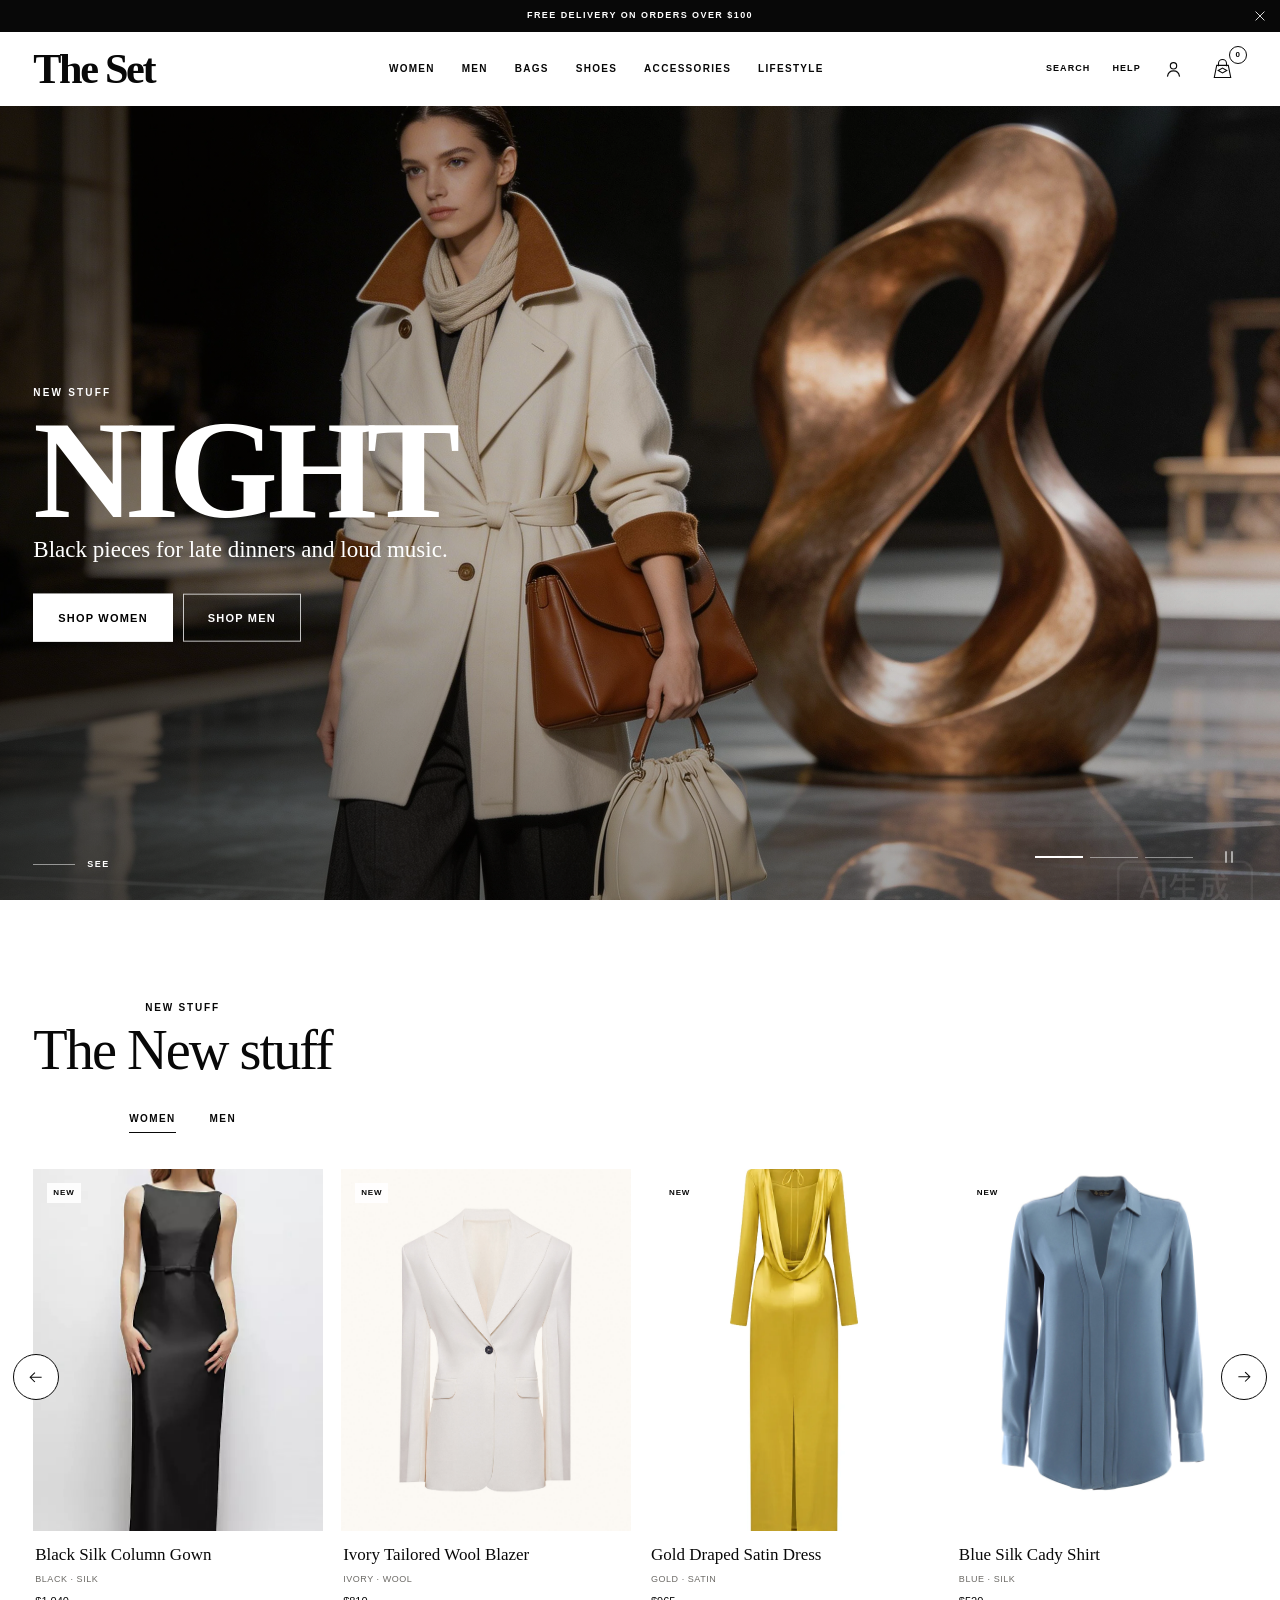
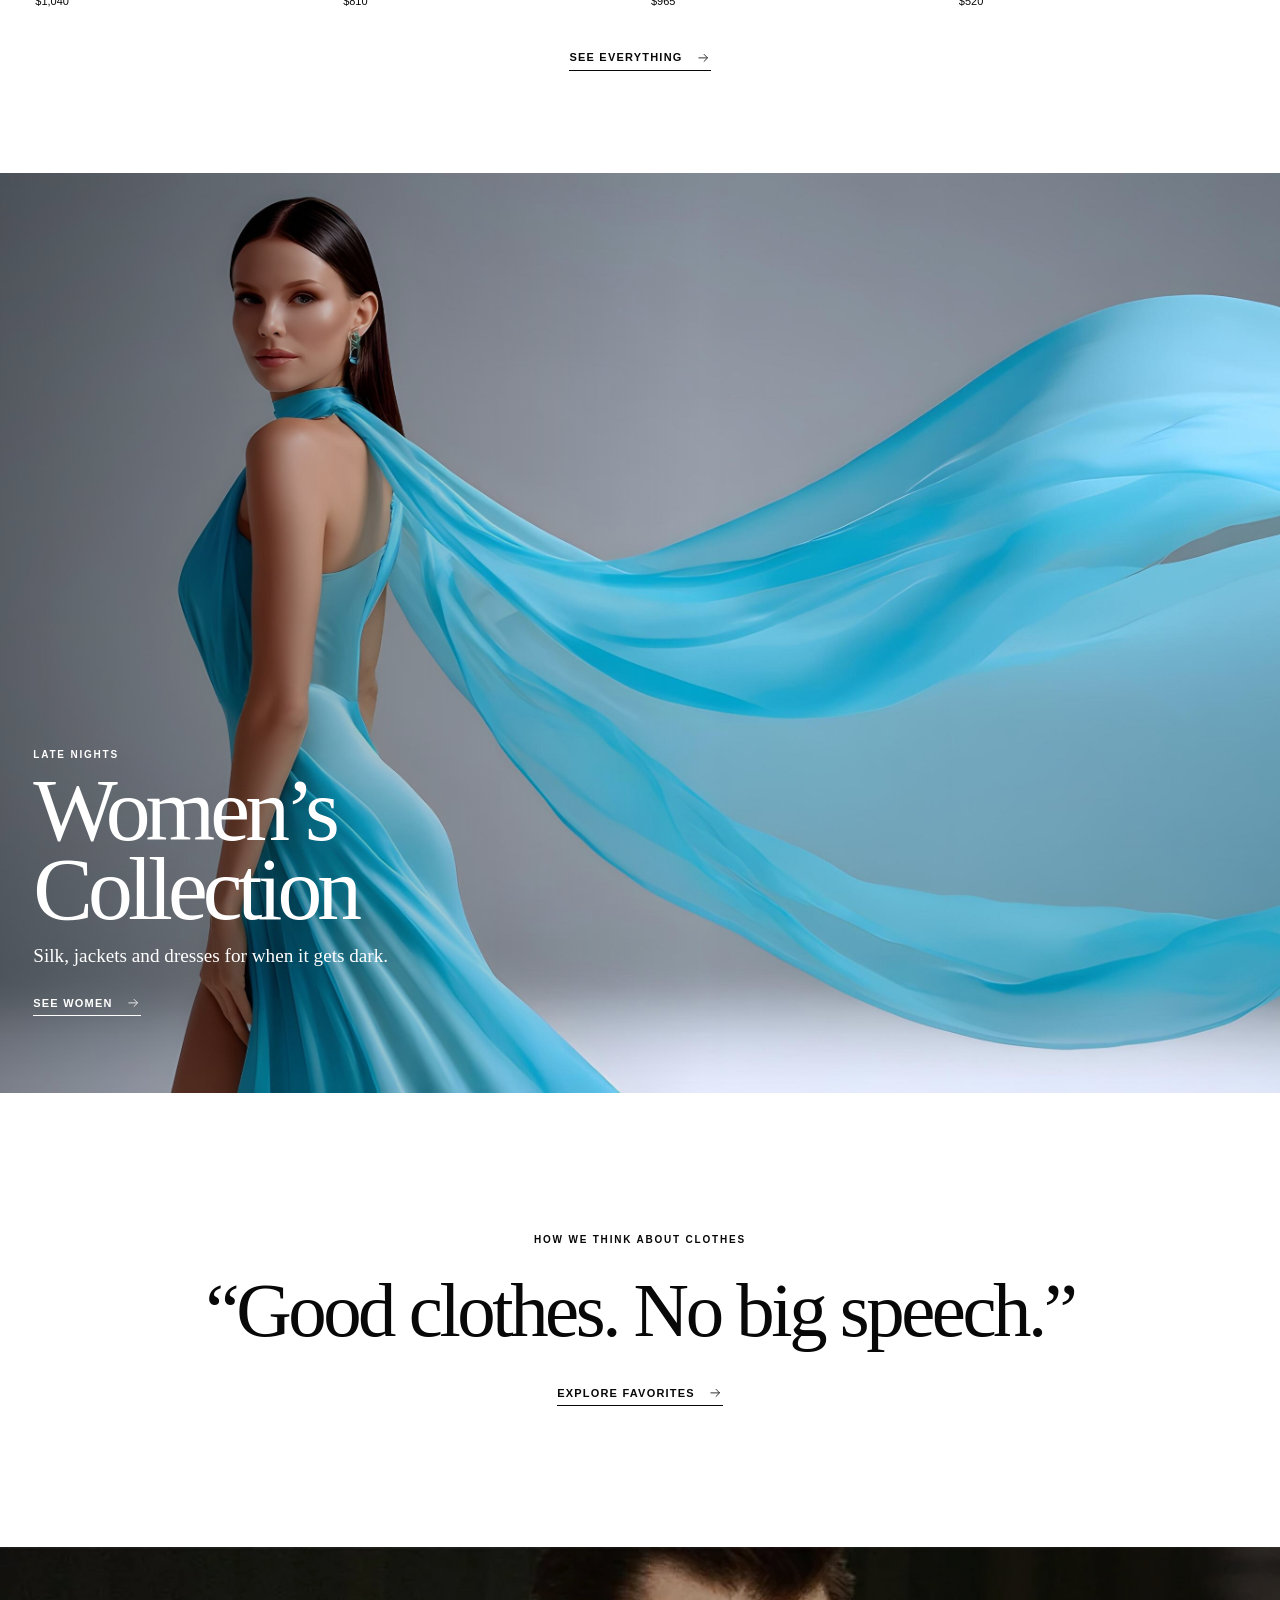
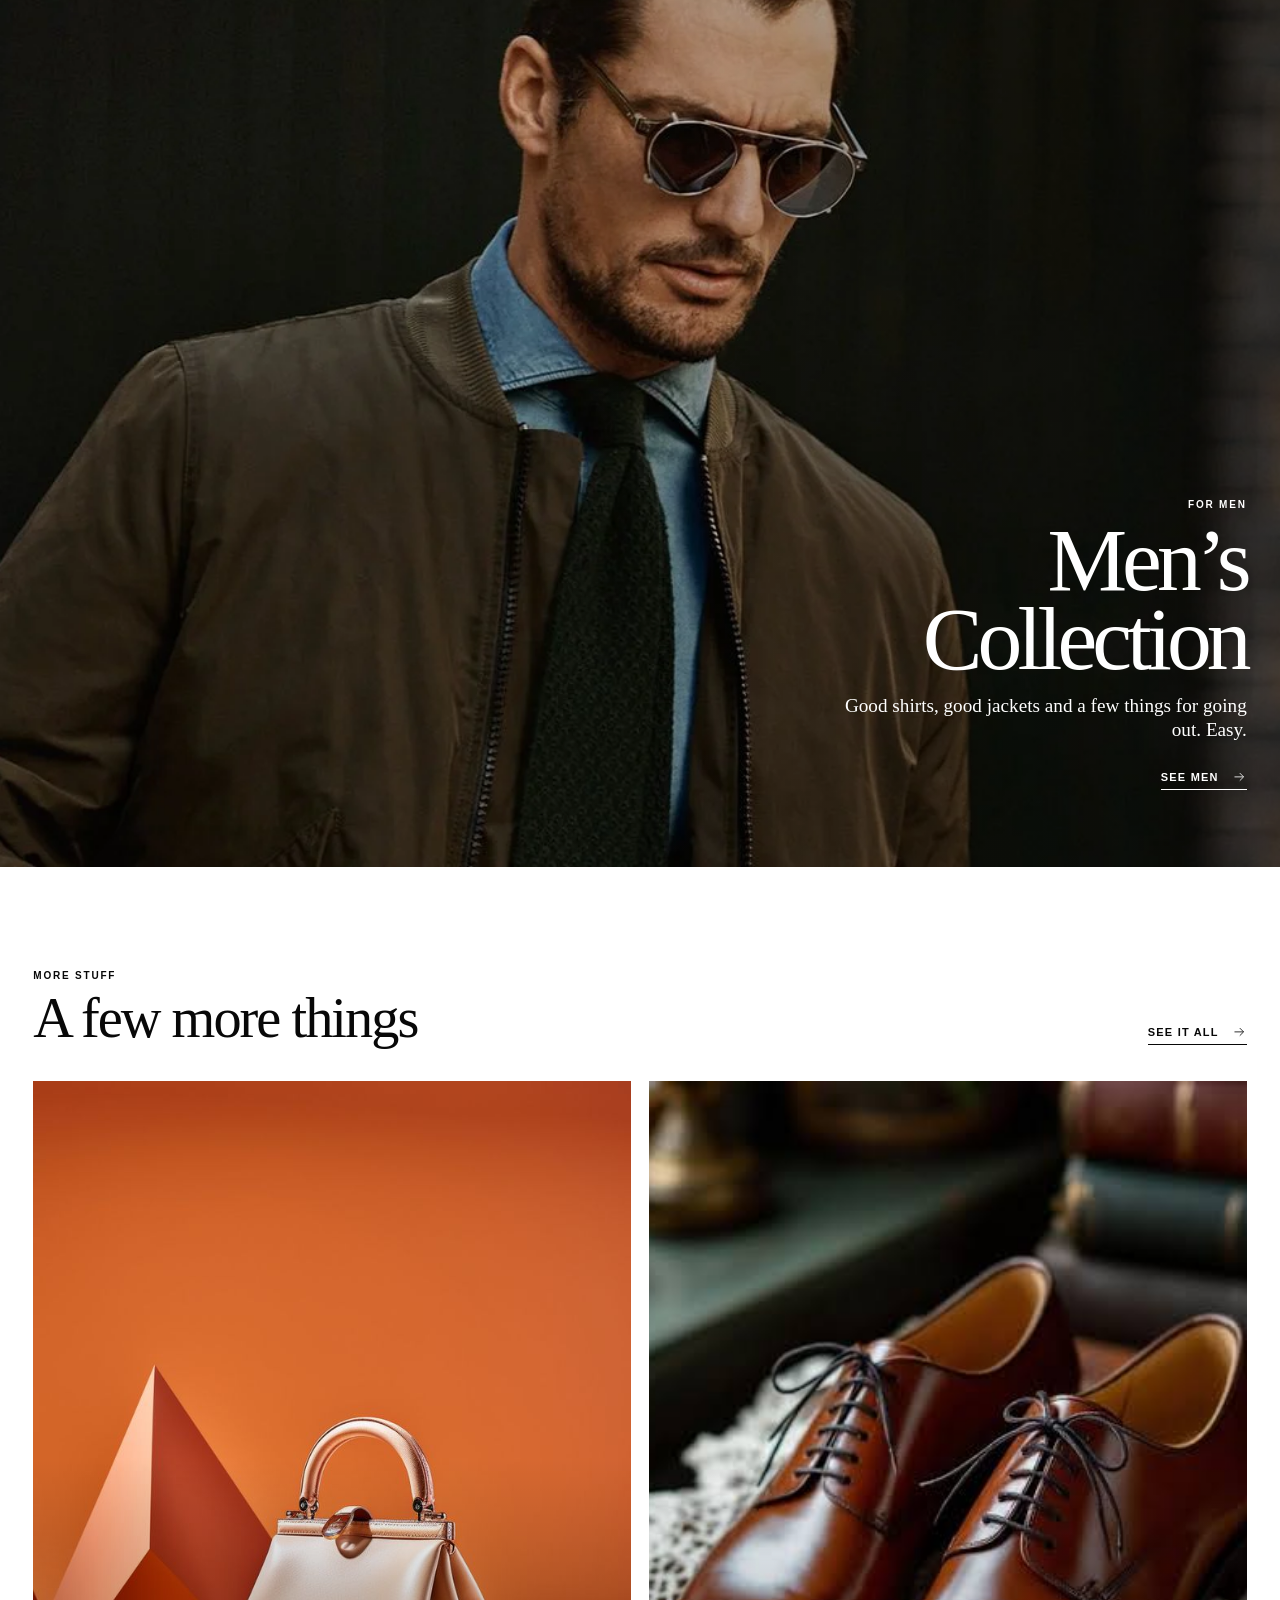
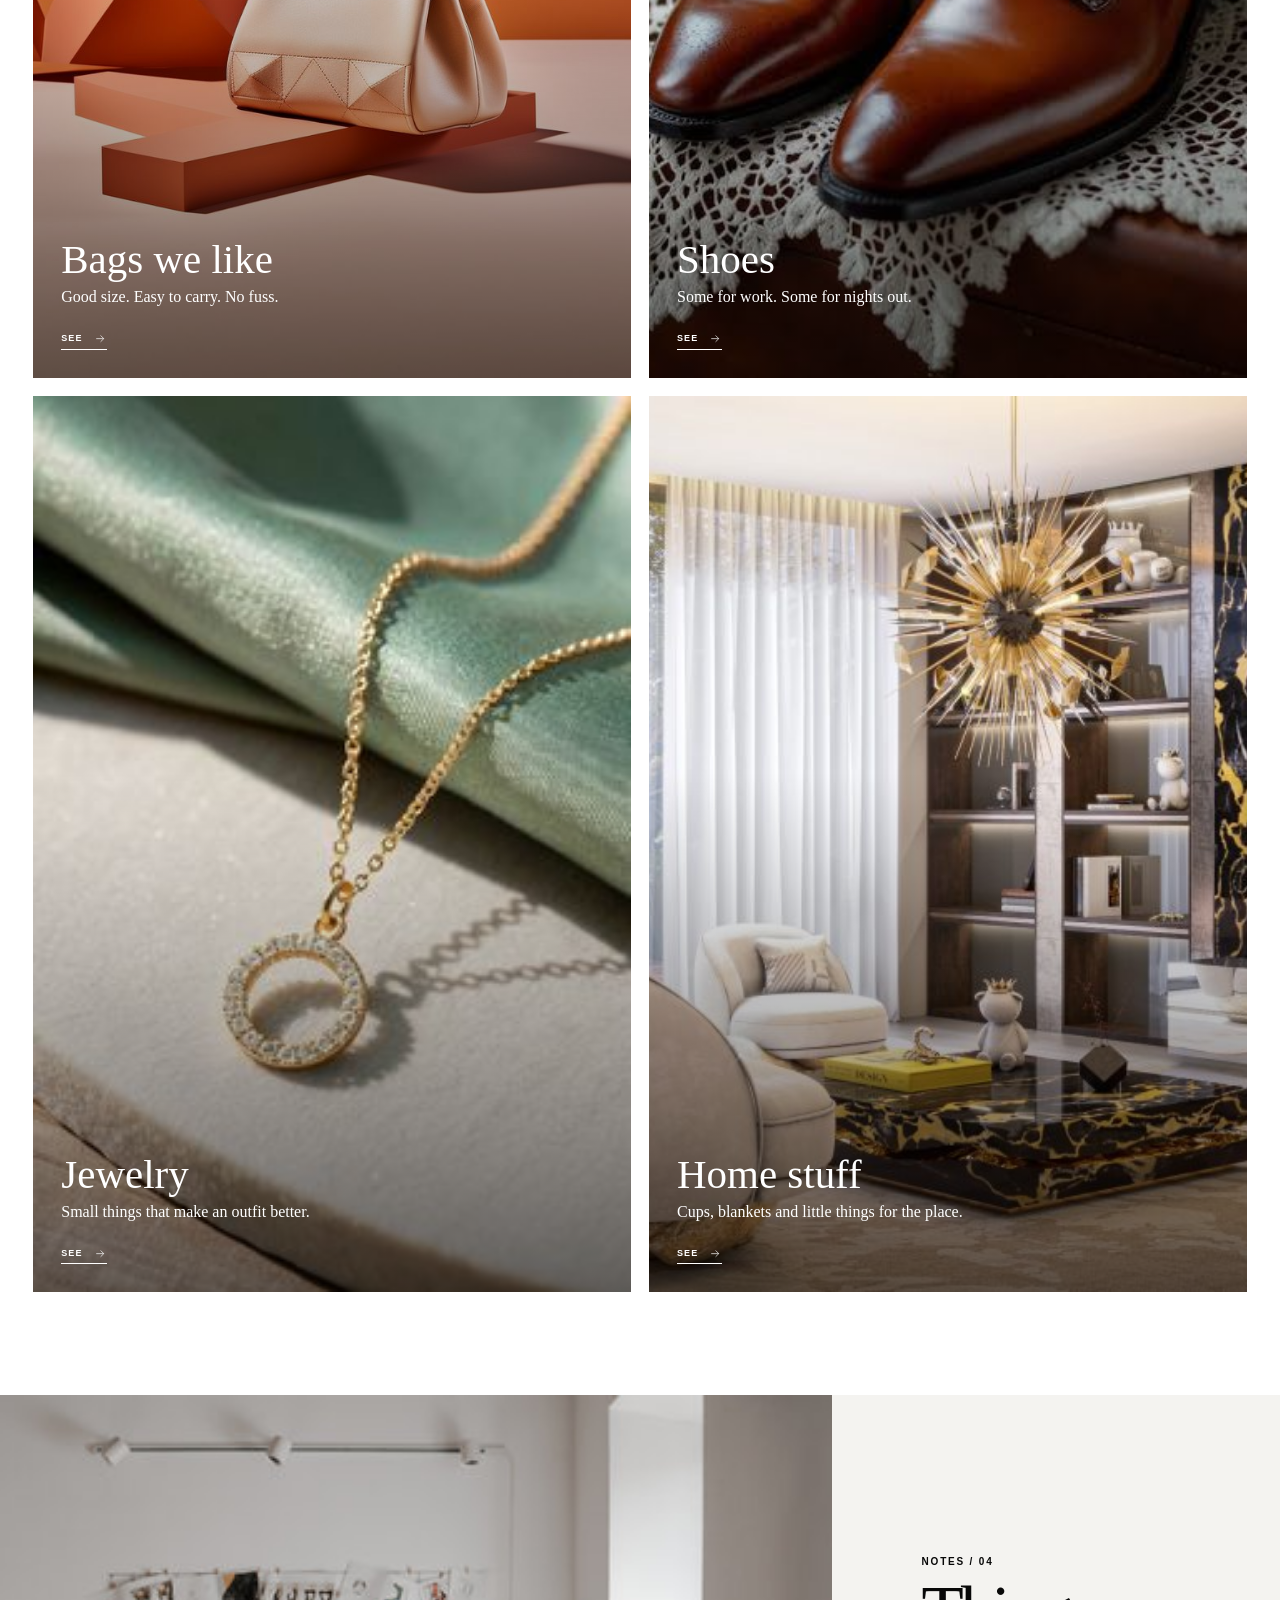
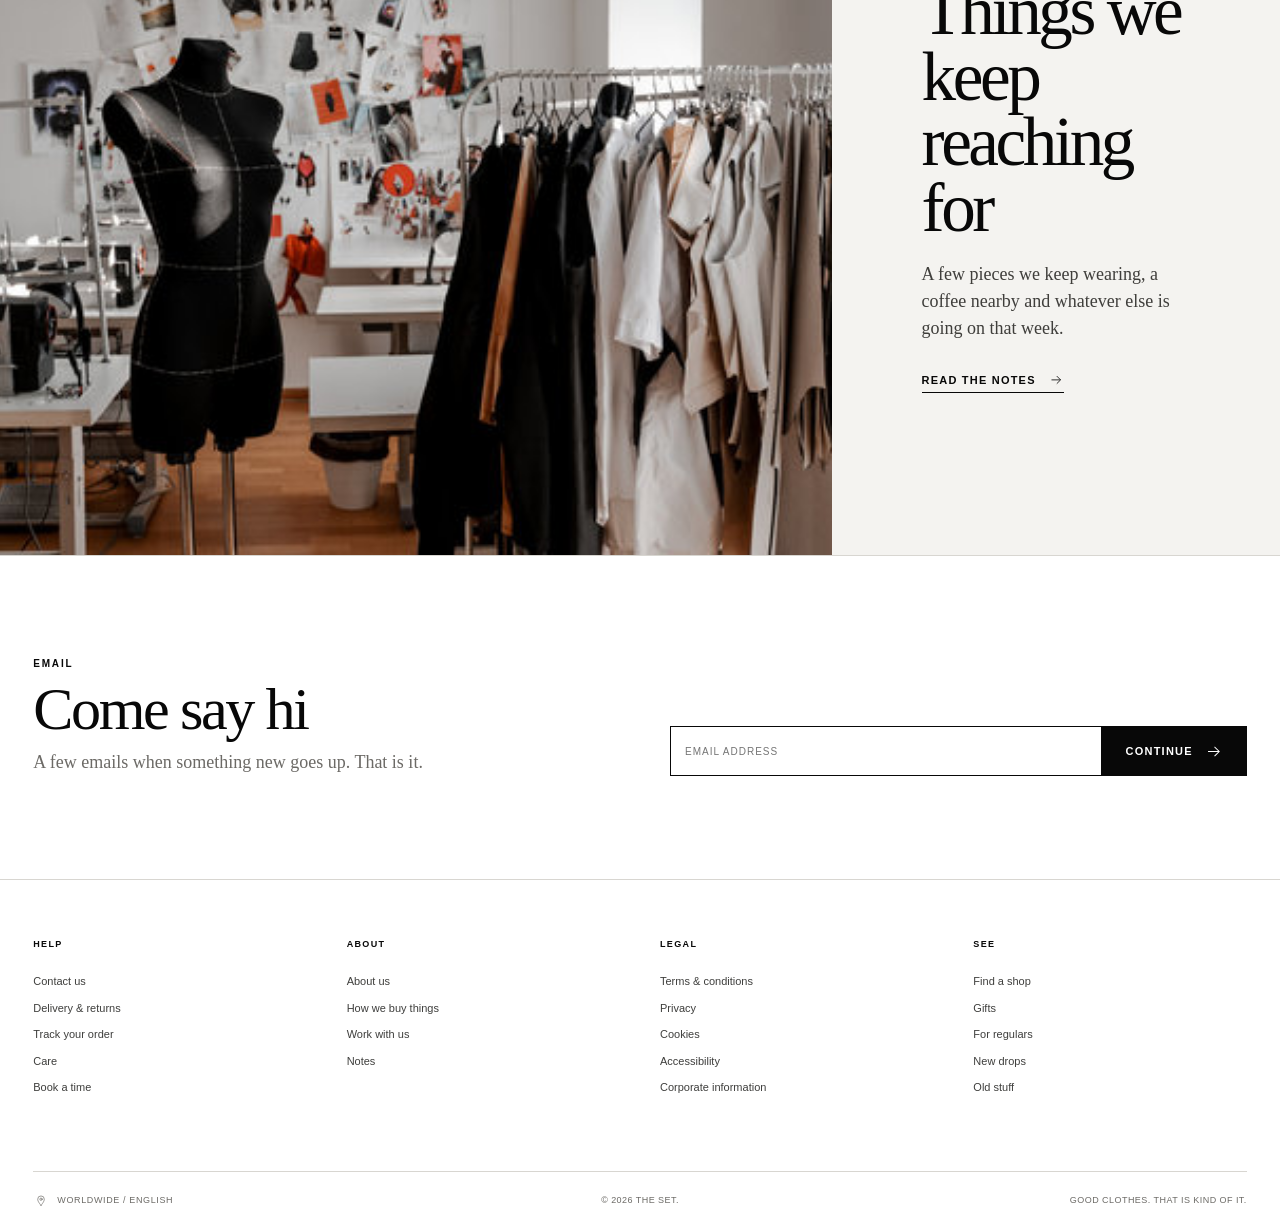
<file: index.html>
<!doctype html>
<html lang="en">
<head>
  <meta charset="UTF-8" />
  <meta name="viewport" content="width=device-width, initial-scale=1, viewport-fit=cover" />
  <meta name="description" content="The Set is a small shop for clothes and things we actually like." />
  <title>The Set - Clothes for real life</title>
  <link rel="stylesheet" href="styles.css" />
  <script defer src="catalog.js"></script>
  <script defer src="app.js"></script>
  <script defer src="home.js"></script>
  <link rel="icon" href="images/the-set-icon.png" type="image/png" />
  <link rel="apple-touch-icon" href="images/the-set-icon.png" />
  <meta property="og:type" content="website" />
  <meta property="og:site_name" content="The Set" />
  <meta property="og:title" content="The Set" />
  <meta property="og:description" content="Clothes for real life." />
  <meta property="og:image" content="images/the-set-share.png" />
  <meta property="og:image:alt" content="The Set logo" />
  <meta name="twitter:card" content="summary_large_image" />
  <meta name="twitter:image" content="images/the-set-share.png" />
</head>
<body data-page="home">
  <a class="skip-link" href="#main">Skip to main content</a>
  <a class="skip-link skip-link--footer" href="#site-footer">Skip to footer</a>
  <div id="site-shell"></div>
  <main id="main" tabindex="-1"></main>
  <div id="site-footer"></div>
  <div id="global-overlays"></div>
  <div id="live-region" class="sr-only" aria-live="polite"></div>
</body>
</html>
</file>
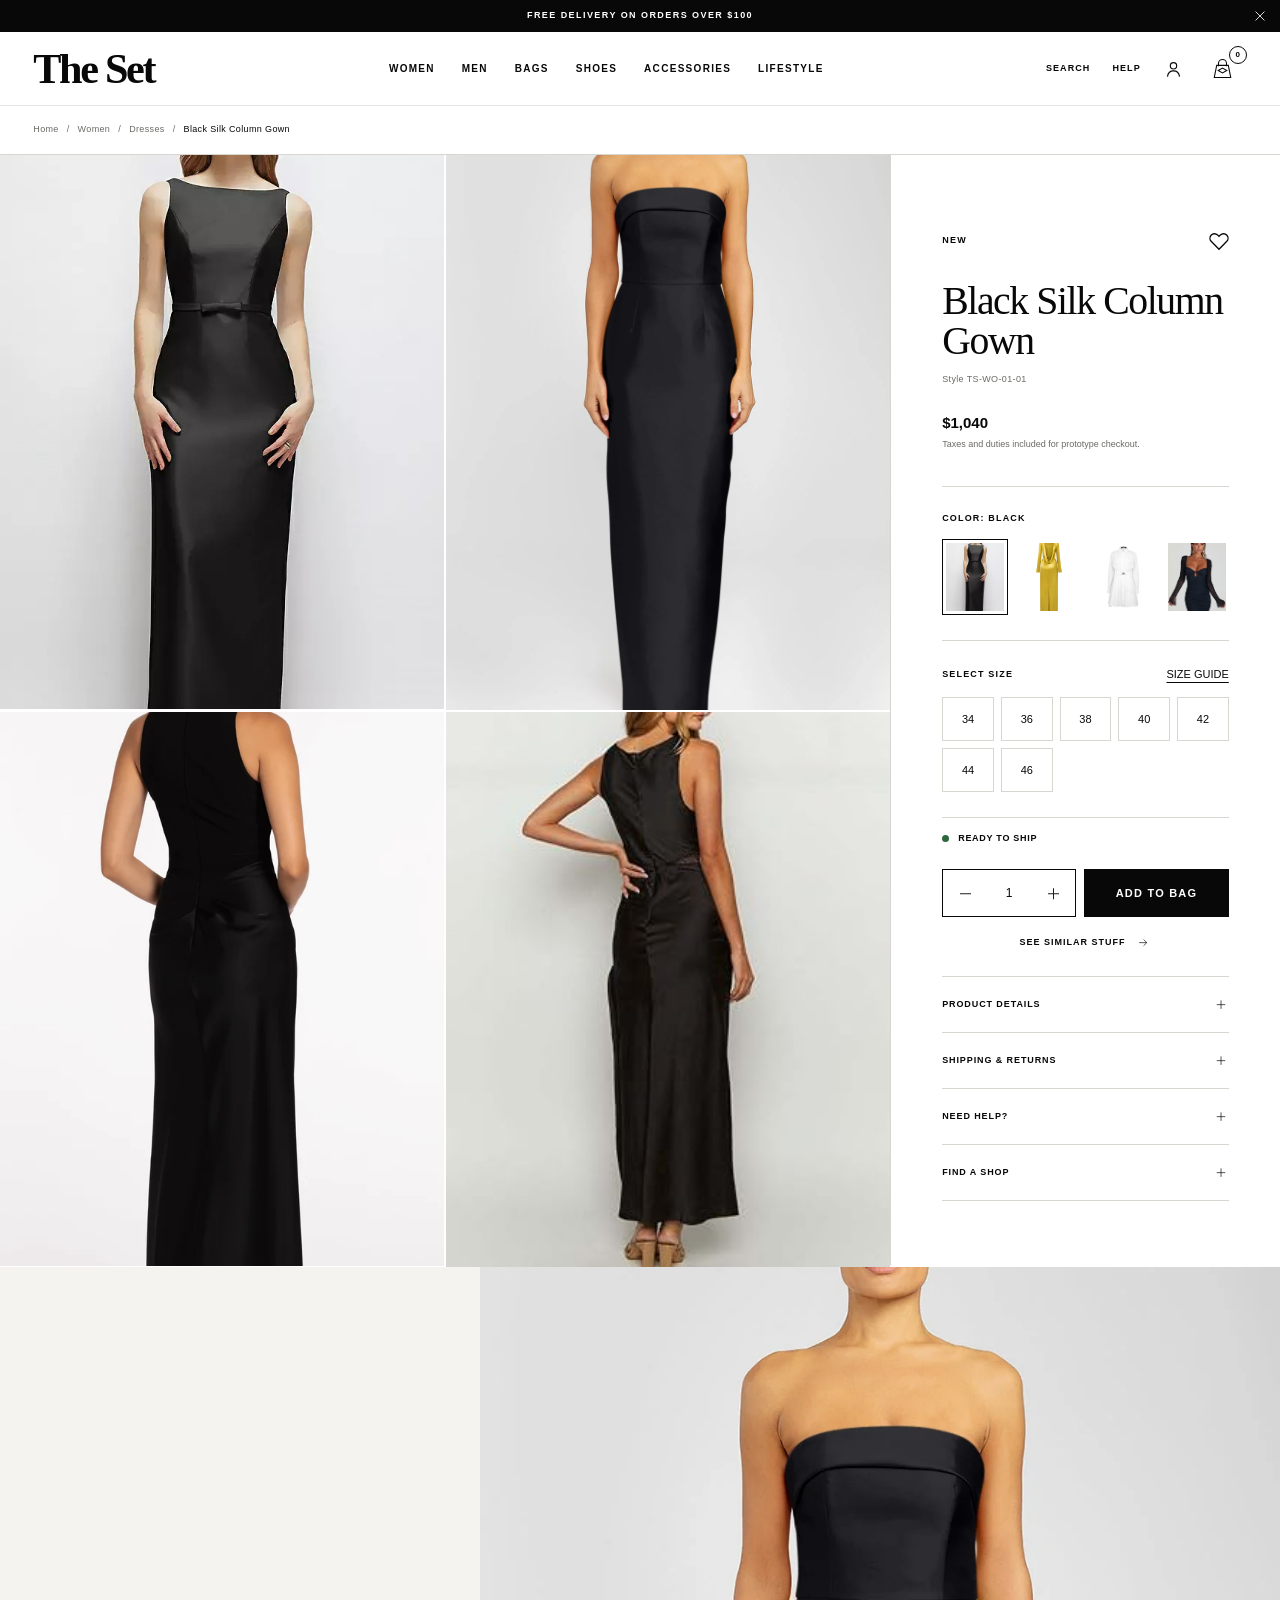
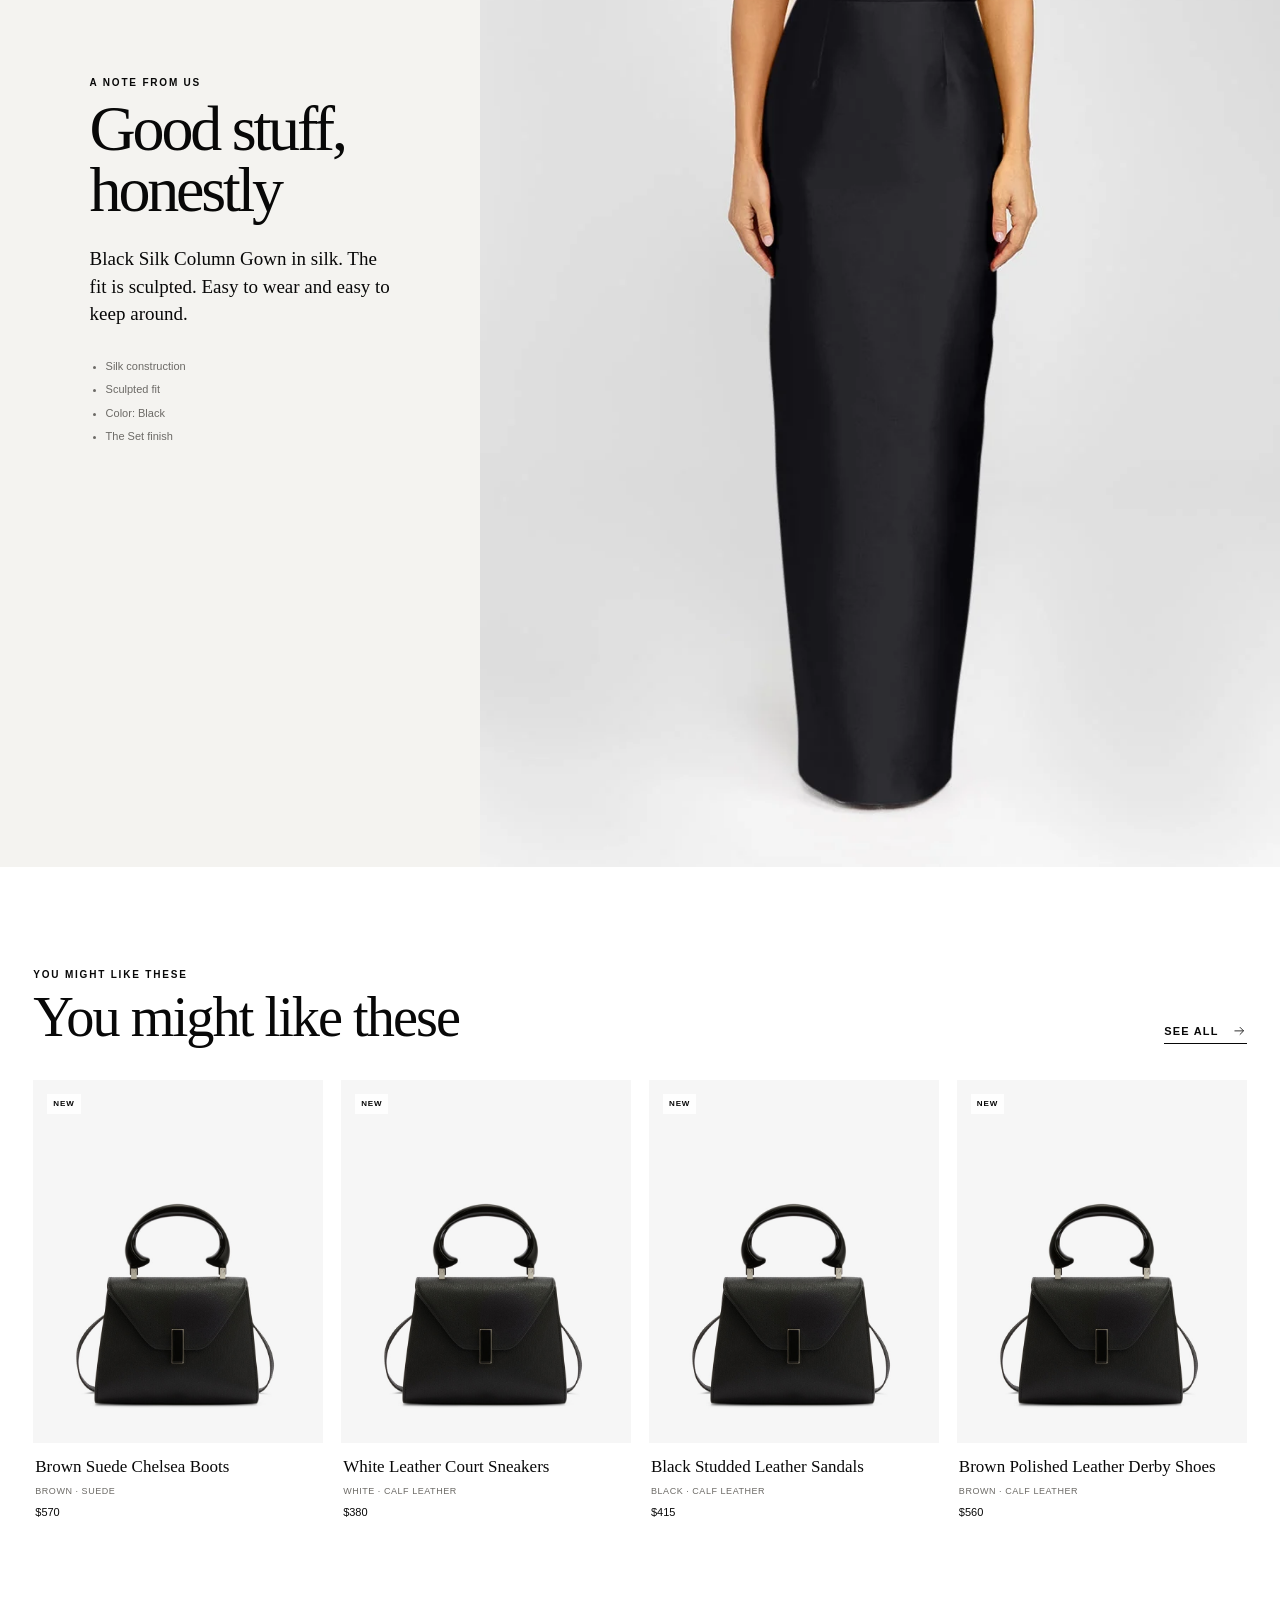
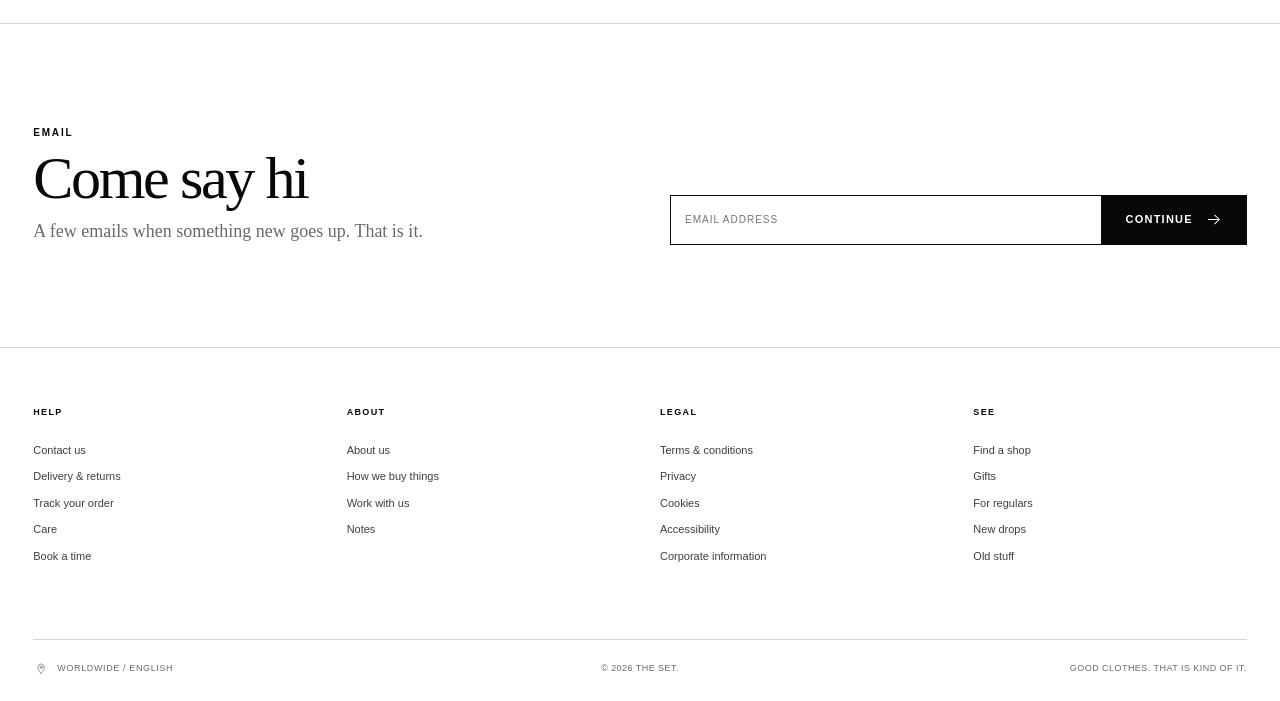
<file: product.html>
<!doctype html>
<html lang="en">
<head>
  <meta charset="UTF-8" />
  <meta name="viewport" content="width=device-width, initial-scale=1, viewport-fit=cover" />
  <meta name="description" content="Take a look at a piece from The Set." />
  <title>Product - The Set</title>
  <link rel="stylesheet" href="styles.css" />
  <script defer src="catalog.js"></script>
  <script defer src="app.js"></script>
  <script defer src="product.js"></script>
  <link rel="icon" href="images/the-set-icon.png" type="image/png" />
  <link rel="apple-touch-icon" href="images/the-set-icon.png" />
  <meta property="og:type" content="website" />
  <meta property="og:site_name" content="The Set" />
  <meta property="og:title" content="The Set" />
  <meta property="og:description" content="Clothes for real life." />
  <meta property="og:image" content="images/the-set-share.png" />
  <meta property="og:image:alt" content="The Set logo" />
  <meta name="twitter:card" content="summary_large_image" />
  <meta name="twitter:image" content="images/the-set-share.png" />
</head>
<body data-page="product">
  <a class="skip-link" href="#main">Skip to main content</a>
  <a class="skip-link skip-link--footer" href="#site-footer">Skip to footer</a>
  <div id="site-shell"></div>
  <main id="main" tabindex="-1"></main>
  <div id="site-footer"></div>
  <div id="global-overlays"></div>
  <div id="live-region" class="sr-only" aria-live="polite"></div>
</body>
</html>
</file>
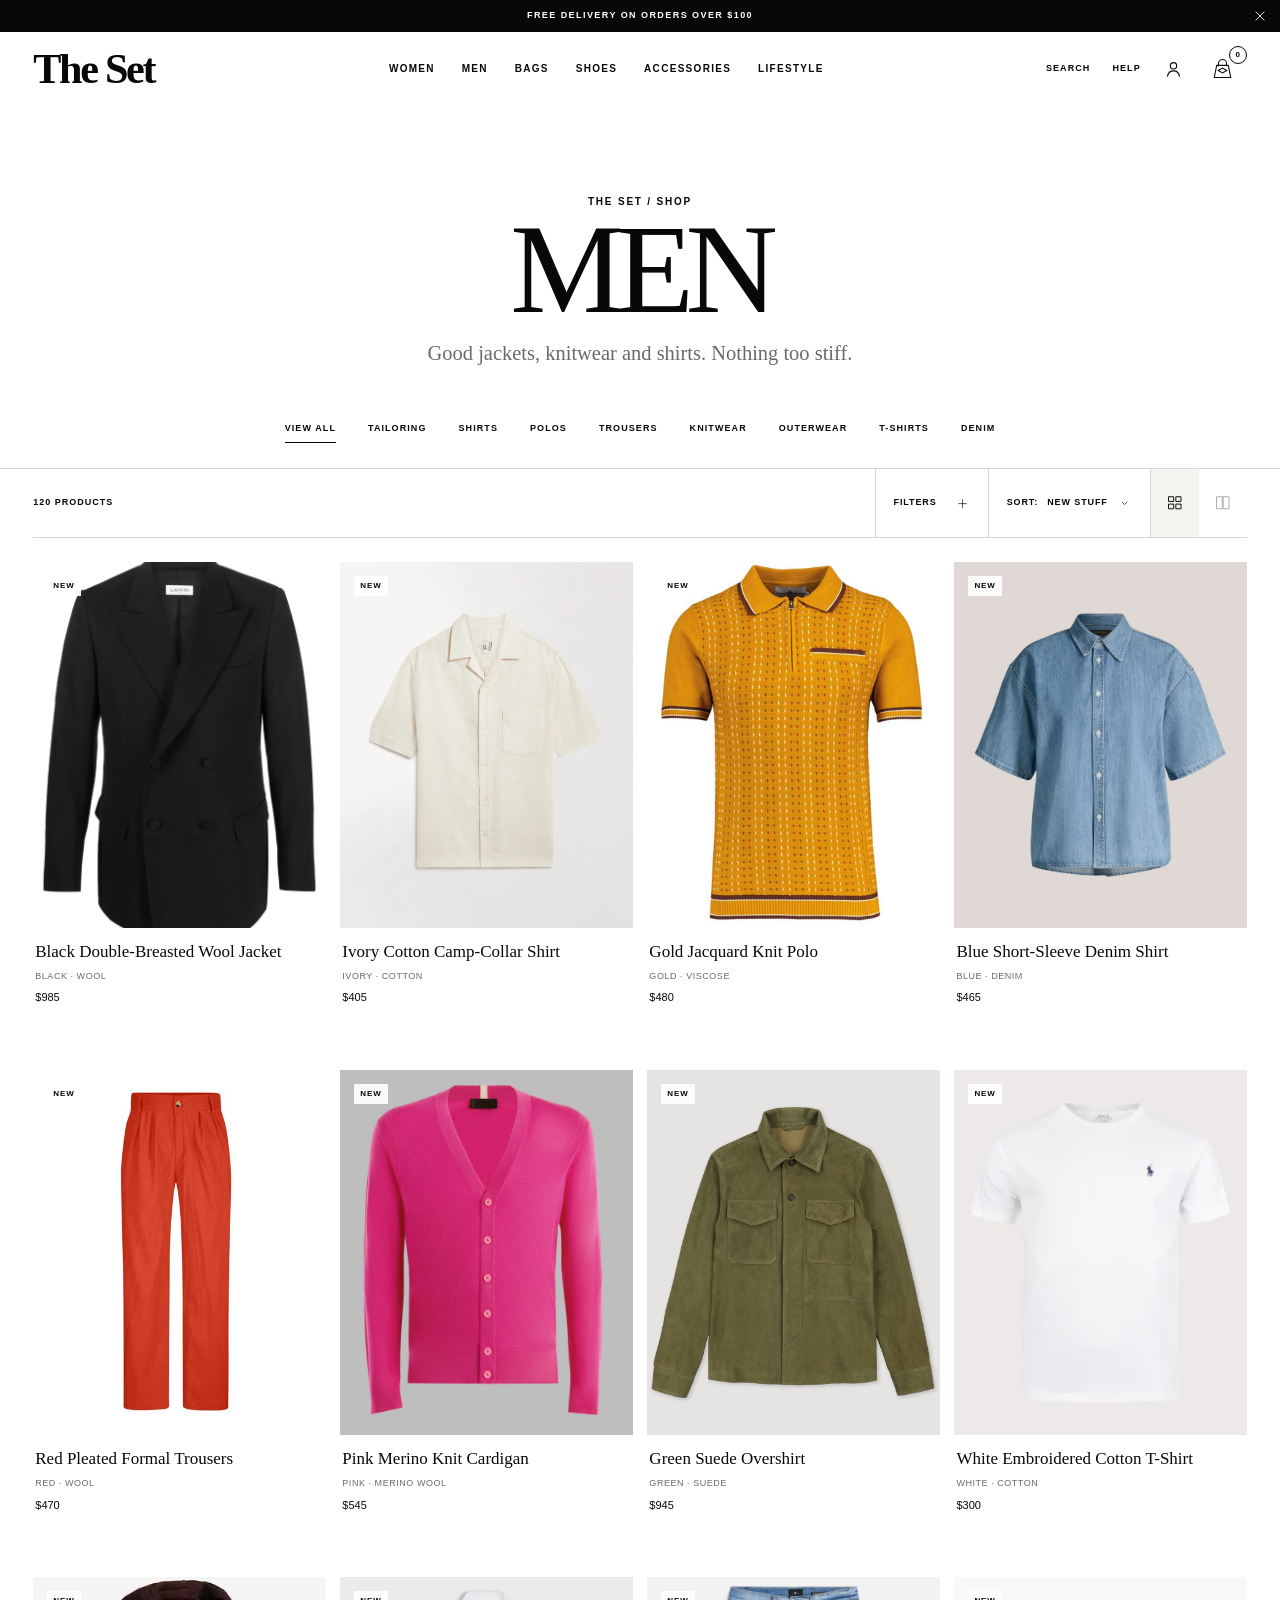
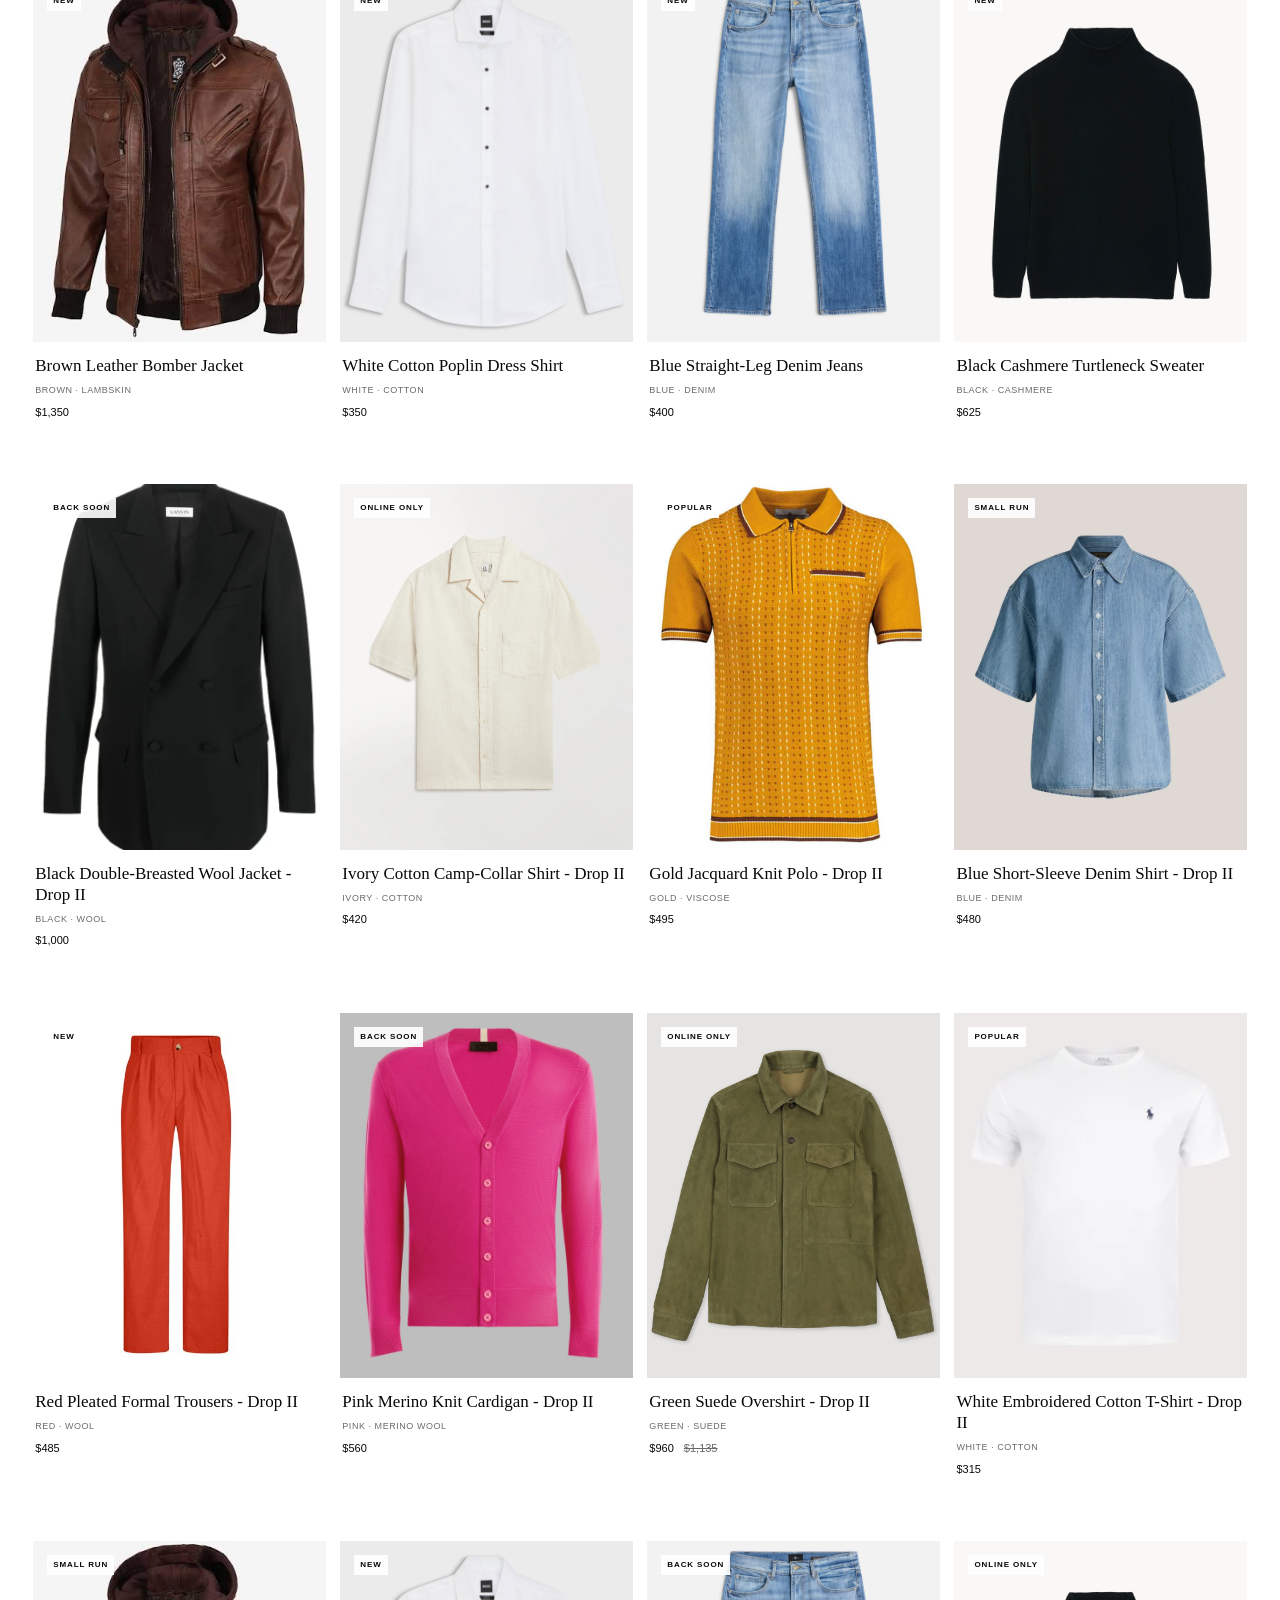
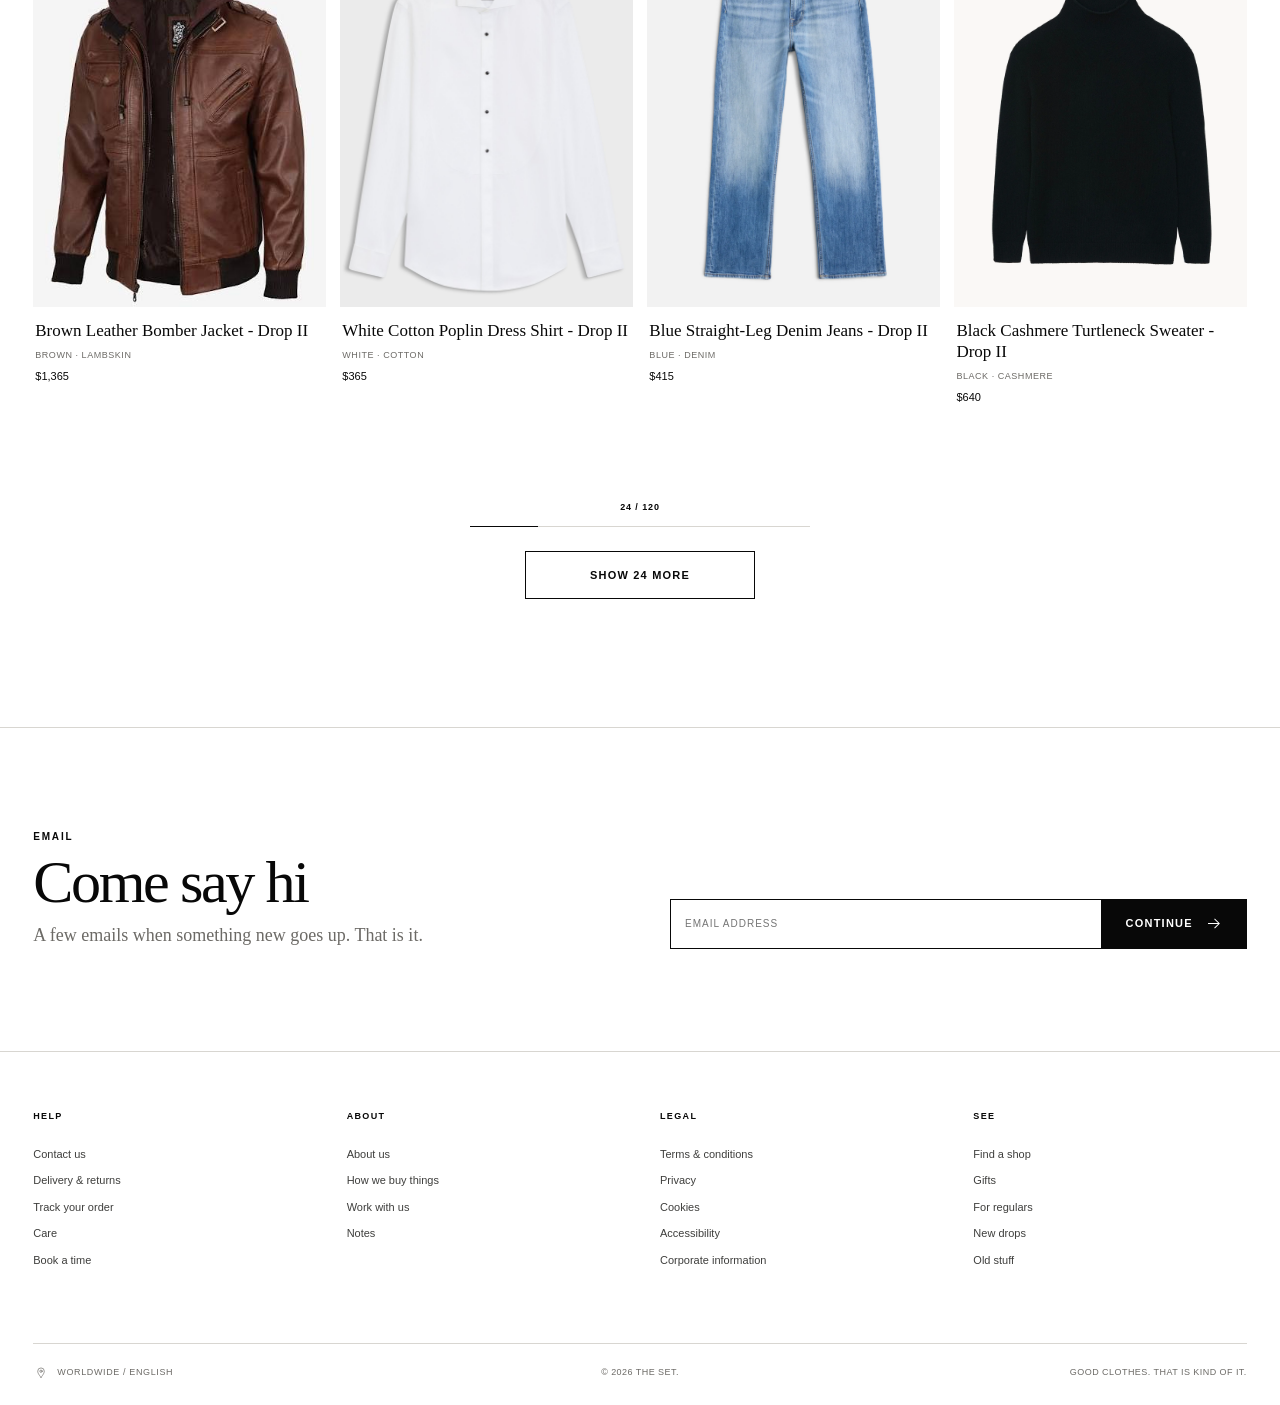
<file: shop.html>
<!doctype html>
<html lang="en">
<head>
  <meta charset="UTF-8" />
  <meta name="viewport" content="width=device-width, initial-scale=1, viewport-fit=cover" />
  <meta name="description" content="Shop clothes, bags, shoes and a few other good things." />
  <title>Shop - The Set</title>
  <link rel="stylesheet" href="styles.css" />
  <script defer src="catalog.js"></script>
  <script defer src="app.js"></script>
  <script defer src="shop.js"></script>
  <link rel="icon" href="images/the-set-icon.png" type="image/png" />
  <link rel="apple-touch-icon" href="images/the-set-icon.png" />
  <meta property="og:type" content="website" />
  <meta property="og:site_name" content="The Set" />
  <meta property="og:title" content="The Set" />
  <meta property="og:description" content="Clothes for real life." />
  <meta property="og:image" content="images/the-set-share.png" />
  <meta property="og:image:alt" content="The Set logo" />
  <meta name="twitter:card" content="summary_large_image" />
  <meta name="twitter:image" content="images/the-set-share.png" />
</head>
<body data-page="shop">
  <a class="skip-link" href="#main">Skip to main content</a>
  <a class="skip-link skip-link--footer" href="#site-footer">Skip to footer</a>
  <div id="site-shell"></div>
  <main id="main" tabindex="-1"></main>
  <div id="site-footer"></div>
  <div id="global-overlays"></div>
  <div id="live-region" class="sr-only" aria-live="polite"></div>
</body>
</html>
</file>
<file: styles.css>
/* ================================================================
   The Set - original fashion commerce prototype
   ================================================================ */
:root {
  --ink: #080808;
  --paper: #ffffff;
  --soft: #f4f3f0;
  --soft-2: #eceae6;
  --muted: #6c6a66;
  --line: #d8d6d1;
  --gold: #aa8c4f;
  --danger: #8c1d2b;
  --announcement-height: 32px;
  --header-height: 74px;
  --header-total: calc(var(--announcement-height) + var(--header-height));
  --gutter: clamp(16px, 2.6vw, 42px);
  --content-max: 1780px;
  --motion-fast: 160ms;
  --motion-standard: 240ms;
  --motion-panel: 320ms;
  --motion-image: 600ms;
  --ease-interface: cubic-bezier(.2, 0, 0, 1);
  --ease-media: cubic-bezier(.22, .61, .36, 1);
  --font-sans: Arial, Helvetica, sans-serif;
  --font-display: Didot, "Bodoni MT", "Times New Roman", serif;
}

*, *::before, *::after { box-sizing: border-box; }
html { scroll-behavior: smooth; background: var(--paper); color: var(--ink); }
html.is-locked, body.is-locked { overflow: hidden; }
body { margin: 0; min-width: 320px; font-family: var(--font-sans); font-size: 14px; line-height: 1.5; background: var(--paper); color: var(--ink); -webkit-font-smoothing: antialiased; }
img { display: block; width: 100%; max-width: 100%; }
svg { width: 1.25em; height: 1.25em; fill: none; stroke: currentColor; stroke-width: 1.45; stroke-linecap: square; stroke-linejoin: miter; }
button, input, select, textarea { font: inherit; color: inherit; }
button { cursor: pointer; }
a { color: inherit; text-decoration: none; }
h1, h2, h3, p { margin-top: 0; }
button, input, select, textarea { border-radius: 0; }
::selection { background: var(--ink); color: var(--paper); }
:focus-visible { outline: 2px solid var(--ink); outline-offset: 3px; }
[hidden] { display: none !important; }

.sr-only { position: absolute !important; width: 1px !important; height: 1px !important; padding: 0 !important; margin: -1px !important; overflow: hidden !important; clip: rect(0, 0, 0, 0) !important; white-space: nowrap !important; border: 0 !important; }
.skip-link { position: fixed; top: 8px; left: 8px; z-index: 9999; padding: 10px 14px; background: var(--ink); color: var(--paper); transform: translateY(-150%); transition: transform var(--motion-fast); }
.skip-link:focus { transform: translateY(0); }
.skip-link--footer { left: 150px; }
.eyebrow { margin: 0 0 10px; font-size: 10px; font-weight: 700; line-height: 1.2; letter-spacing: .18em; text-transform: uppercase; }

.icon-button { display: inline-grid; place-items: center; width: 44px; height: 44px; padding: 0; border: 0; background: transparent; color: currentColor; }
.icon-button svg { width: 22px; height: 22px; }
.icon-button--light { color: white; }
.text-button { border: 0; padding: 0; background: none; text-decoration: underline; text-underline-offset: 4px; }
.button { display: inline-flex; align-items: center; justify-content: center; gap: 12px; min-height: 48px; padding: 0 24px; border: 1px solid var(--ink); background: transparent; font-size: 11px; font-weight: 700; letter-spacing: .11em; line-height: 1; text-transform: uppercase; transition: color var(--motion-standard), background var(--motion-standard), border-color var(--motion-standard); }
.button svg { width: 17px; height: 17px; }
.button--black { background: var(--ink); color: var(--paper); }
.button--black:hover { background: var(--paper); color: var(--ink); }
.button--outline:hover { background: var(--ink); color: var(--paper); }
.button--light { border-color: white; background: white; color: black; }
.button--light:hover { background: transparent; color: white; }
.button--ghost-light { border-color: rgba(255,255,255,.75); color: white; background: rgba(0,0,0,.1); }
.button--ghost-light:hover { background: white; color: black; }
.button--full { width: 100%; }
.button:disabled { cursor: wait; opacity: .55; }
.text-link { display: inline-flex; align-items: center; gap: 12px; padding-bottom: 4px; border-bottom: 1px solid currentColor; font-size: 11px; font-weight: 700; letter-spacing: .11em; text-transform: uppercase; }
.text-link svg { width: 16px; transition: transform var(--motion-standard); }
.text-link:hover svg { transform: translateX(5px); }
.text-link--light { color: white; }
.text-link-inline { padding: 0; border: 0; background: transparent; font-size: 11px; text-decoration: underline; text-underline-offset: 4px; text-transform: uppercase; }

/* Header --------------------------------------------------------- */
.site-header { position: fixed; inset: 0 0 auto; z-index: 100; background: white; transform: translateY(0); transition: transform var(--motion-panel) var(--ease-interface), box-shadow var(--motion-standard); }
.site-header.is-hidden { transform: translateY(calc(-1 * var(--header-total))); }
.site-header.is-condensed { box-shadow: 0 1px 0 rgba(0,0,0,.1); }
.site-header.has-mega-open { box-shadow: none; }
.announcement { position: relative; display: flex; align-items: center; justify-content: center; height: var(--announcement-height); padding-inline: 50px; background: var(--ink); color: white; transition: height var(--motion-standard), opacity var(--motion-standard); }
.announcement p { margin: 0; font-size: 9px; font-weight: 700; letter-spacing: .16em; text-align: center; text-transform: uppercase; }
.announcement .icon-button { position: absolute; right: 2px; width: 36px; height: 32px; }
.announcement svg { width: 14px; height: 14px; }
.header-bar { position: relative; z-index: 3; display: grid; grid-template-columns: minmax(180px, .8fr) minmax(520px, 1.8fr) minmax(300px, 1fr); align-items: center; height: var(--header-height); padding: 0 var(--gutter); border-bottom: 1px solid transparent; background: white; }
.is-condensed .header-bar, .site-header--product .header-bar { border-color: rgba(0,0,0,.1); }
.brandmark { display: inline-flex; align-items: center; justify-content: flex-start; width: max-content; max-width: 100%; font-family: "Brush Script MT", "Segoe Print", "Bradley Hand", cursive; font-size: clamp(38px, 3.3vw, 54px); font-weight: 600; letter-spacing: -.055em; line-height: .9; white-space: nowrap; }
.brandmark--small { font-size: 30px; }
.desktop-nav { display: flex; justify-content: center; gap: clamp(20px, 2.1vw, 38px); height: 100%; }
.nav-link { position: relative; display: flex; align-items: center; height: 100%; font-size: 10px; font-weight: 700; letter-spacing: .13em; text-transform: uppercase; }
.nav-link::after { position: absolute; right: 0; bottom: 20px; left: 0; height: 1px; background: currentColor; content: ""; transform: scaleX(0); transform-origin: right; transition: transform 190ms var(--ease-interface); }
.nav-link:hover::after, .nav-link:focus-visible::after, .nav-link.is-active::after { transform: scaleX(1); transform-origin: left; }
.header-actions { display: flex; align-items: center; justify-content: flex-end; gap: 6px; }
.header-text-action { padding: 12px 8px; border: 0; background: transparent; font-size: 9px; font-weight: 700; letter-spacing: .12em; text-transform: uppercase; }
.header-text-action:hover { text-decoration: underline; text-underline-offset: 5px; }
.header-user { width: 38px; }
.header-user svg { width: 19px; }
.bag-button { position: relative; display: inline-grid; place-items: center; width: 48px; height: 48px; padding: 0; border: 0; background: transparent; }
.bag-icon { width: 25px; height: 25px; stroke-width: 1.2; }
.bag-count { position: absolute; top: 1px; right: 0; display: grid; place-items: center; width: 18px; height: 18px; border: 1px solid var(--ink); border-radius: 50%; background: white; font-size: 8px; font-weight: 700; }
.header-bar__mobile-left { display: none; }
.header-spacer { height: var(--header-total); }

.mega-menu { position: absolute; top: 100%; right: 0; left: 0; z-index: 1; visibility: hidden; overflow: hidden; border-top: 1px solid var(--line); background: white; opacity: 0; transform: translateY(-7px); transition: opacity 210ms var(--ease-interface), transform 210ms var(--ease-interface), visibility 210ms; }
.mega-menu.is-open { visibility: visible; opacity: 1; transform: translateY(0); }
.mega-menu__inner { display: grid; grid-template-columns: .9fr 1fr 1fr 1.35fr; gap: clamp(24px, 4vw, 72px); max-width: var(--content-max); min-height: 330px; margin-inline: auto; padding: 34px var(--gutter) 42px; }
.mega-menu__column { display: flex; flex-direction: column; align-items: flex-start; gap: 12px; }
.mega-menu__column a { font-size: 12px; }
.mega-menu__column a:not(.mega-menu__hero-link):hover { text-decoration: underline; text-underline-offset: 4px; }
.mega-menu__eyebrow { margin: 0 0 12px; font-size: 9px; font-weight: 700; letter-spacing: .16em; text-transform: uppercase; }
.mega-menu__hero-link { display: inline-flex; align-items: center; gap: 12px; max-width: 190px; font-family: var(--font-display); font-size: 28px !important; line-height: 1.05; }
.mega-menu__hero-link svg { flex: none; width: 20px; }
.mega-menu__feature { position: relative; min-height: 250px; overflow: hidden; color: white; }
.mega-menu__feature::after { position: absolute; inset: 0; background: linear-gradient(180deg, transparent 45%, rgba(0,0,0,.62)); content: ""; }
.mega-menu__feature img { height: 100%; object-fit: cover; transition: transform var(--motion-image) var(--ease-media); }
.mega-menu__feature:hover img { transform: scale(1.025); }
.mega-menu__feature span, .mega-menu__feature strong { position: absolute; z-index: 1; right: 20px; bottom: 42px; left: 20px; }
.mega-menu__feature span { bottom: 68px; font-size: 9px; letter-spacing: .16em; text-transform: uppercase; }
.mega-menu__feature strong { font-family: var(--font-display); font-size: 23px; font-weight: 400; }

/* Overlay architecture ------------------------------------------- */
.overlay-layer { position: fixed; inset: 0; z-index: 1000; visibility: hidden; opacity: 0; transition: visibility var(--motion-panel), opacity var(--motion-standard); }
.overlay-layer.is-open { visibility: visible; opacity: 1; }
.overlay-layer__backdrop { position: absolute; inset: 0; width: 100%; height: 100%; padding: 0; border: 0; background: rgba(0,0,0,.42); cursor: default; }
.overlay-layer__panel { position: absolute; top: 0; right: 0; display: flex; flex-direction: column; width: min(460px, 94vw); height: 100dvh; background: white; transform: translateX(100%); transition: transform var(--motion-panel) var(--ease-interface); }
.overlay-layer--left .overlay-layer__panel { right: auto; left: 0; transform: translateX(-100%); }
.overlay-layer.is-open .overlay-layer__panel { transform: translateX(0); }
.overlay-layer__header { display: flex; flex: none; align-items: center; justify-content: space-between; min-height: 72px; padding: 0 20px 0 24px; border-bottom: 1px solid var(--line); }
.overlay-layer__header h2 { margin: 0; font-size: 12px; font-weight: 700; letter-spacing: .12em; text-transform: uppercase; }
.overlay-layer__body { flex: 1; overflow-y: auto; padding: 28px 24px calc(28px + env(safe-area-inset-bottom)); }
.overlay-layer--modal { display: grid; place-items: center; padding: 20px; }
.overlay-layer--modal .overlay-layer__panel { position: relative; inset: auto; width: min(720px, calc(100vw - 40px)); max-height: min(86dvh, 900px); height: auto; transform: translateY(16px); opacity: 0; }
.overlay-layer--modal.is-open .overlay-layer__panel { transform: translateY(0); opacity: 1; }
.overlay-layer--modal .overlay-layer__body { min-height: 0; }

.mobile-nav-panel { width: min(420px, 94vw); }
.mobile-nav__header { height: 74px; }
.mobile-nav { display: flex; flex-direction: column; padding: 12px 22px 30px; }
.mobile-nav a { display: flex; align-items: center; justify-content: space-between; min-height: 54px; border-bottom: 1px solid var(--line); font-family: var(--font-display); font-size: 24px; }
.mobile-nav a svg { width: 18px; }
.mobile-nav__service { display: grid; gap: 8px; margin-top: auto; padding: 24px; border-top: 1px solid var(--line); }
.mobile-nav__service button { padding: 8px 0; border: 0; background: transparent; text-align: left; font-size: 10px; font-weight: 700; letter-spacing: .13em; text-transform: uppercase; }

.search-layer { padding-top: var(--header-total); place-items: start center; }
.search-layer .overlay-layer__backdrop { background: rgba(0,0,0,.28); }
.search-panel { width: 100% !important; max-width: none !important; max-height: calc(100dvh - var(--header-total)) !important; min-height: 430px; transform: translateY(-10px) !important; }
.search-layer.is-open .search-panel { transform: translateY(0) !important; }
.search-panel__header { display: flex; align-items: center; justify-content: space-between; padding: 24px var(--gutter) 12px; }
.search-panel__header h2 { margin: 0; font-family: var(--font-display); font-size: clamp(28px, 3vw, 48px); font-weight: 400; }
.search-form { display: grid; grid-template-columns: 28px 1fr auto; align-items: center; gap: 14px; margin: 0 var(--gutter); border-bottom: 1px solid var(--ink); }
.search-form > svg { width: 21px; }
.search-form input { width: 100%; height: 64px; padding: 0; border: 0; outline: 0; background: transparent; font-family: var(--font-display); font-size: clamp(20px, 2vw, 32px); }
.search-form input::placeholder { color: #999; }
.search-suggestions, .search-results { padding: 26px var(--gutter) 38px; }
.search-suggestion-links { display: flex; flex-wrap: wrap; gap: 12px 24px; }
.search-suggestion-links a { border-bottom: 1px solid var(--ink); font-size: 12px; }
.search-result-grid { display: grid; grid-template-columns: repeat(4, minmax(0, 1fr)); gap: 18px; }
.search-result-item { display: grid; grid-template-columns: 80px 1fr; gap: 14px; align-items: center; min-width: 0; }
.search-result-item img { aspect-ratio: 4 / 5; object-fit: cover; background: var(--soft); }
.search-result-item span { display: grid; gap: 6px; min-width: 0; }
.search-result-item strong { overflow: hidden; font-size: 11px; font-weight: 600; text-overflow: ellipsis; white-space: nowrap; }
.search-result-item small { color: var(--muted); font-size: 10px; }
.search-view-all { display: inline-flex; align-items: center; gap: 12px; margin-top: 26px; font-size: 10px; font-weight: 700; letter-spacing: .12em; text-transform: uppercase; }
.search-view-all svg { width: 16px; }
.search-empty { padding: 30px 0; color: var(--muted); font-family: var(--font-display); font-size: 22px; }

.service-list { display: grid; gap: 34px; }
.service-list section { padding-bottom: 32px; border-bottom: 1px solid var(--line); }
.service-list section:last-child { border-bottom: 0; }
.service-list h3, .service-copy h3 { margin: 0 0 10px; font-family: var(--font-display); font-size: 27px; font-weight: 400; line-height: 1.1; }
.service-list p:not(.eyebrow), .service-copy p:not(.eyebrow) { color: var(--muted); }
.service-list a:not(.button) { font-size: 17px; text-decoration: underline; text-underline-offset: 4px; }
.service-list .button { margin-top: 10px; }

.region-list { display: grid; margin-top: 22px; border-top: 1px solid var(--line); }
.region-list button { display: flex; align-items: center; justify-content: space-between; min-height: 58px; padding: 0; border: 0; border-bottom: 1px solid var(--line); background: transparent; text-align: left; }
.region-list button svg { width: 17px; }
.form-intro { margin-bottom: 24px; color: var(--muted); font-size: 13px; }

/* Cart ----------------------------------------------------------- */
.cart-content { display: flex; flex-direction: column; padding: 0; }
.empty-cart { display: grid; justify-items: center; margin: auto; padding: 48px 30px; text-align: center; }
.empty-cart__icon { display: grid; place-items: center; width: 74px; height: 74px; margin-bottom: 26px; border: 1px solid var(--ink); border-radius: 50%; }
.empty-cart__icon svg { width: 34px; height: 34px; }
.empty-cart h3 { margin: 0 0 8px; font-family: var(--font-display); font-size: 28px; font-weight: 400; }
.empty-cart p { max-width: 280px; margin-bottom: 25px; color: var(--muted); }
.cart-items { flex: 1; padding: 0 24px; }
.cart-item { position: relative; display: grid; grid-template-columns: 105px 1fr; gap: 16px; padding: 22px 0; border-bottom: 1px solid var(--line); }
.cart-item__image img { aspect-ratio: 4 / 5; height: 100%; object-fit: cover; background: var(--soft); }
.cart-item__info { min-width: 0; padding-right: 40px; }
.cart-item__info > a { display: block; margin-bottom: 8px; font-family: var(--font-display); font-size: 17px; line-height: 1.15; }
.cart-item__info p { margin: 0 0 8px; color: var(--muted); font-size: 10px; text-transform: uppercase; }
.cart-item__info strong { font-size: 12px; }
.cart-item__remove { position: absolute; top: 22px; right: 0; font-size: 9px; text-transform: uppercase; }
.cart-summary { position: sticky; bottom: 0; display: grid; gap: 12px; margin-top: auto; padding: 22px 24px calc(22px + env(safe-area-inset-bottom)); border-top: 1px solid var(--line); background: white; }
.cart-summary > div { display: flex; align-items: center; justify-content: space-between; font-size: 14px; }
.cart-summary p { margin: 0 0 4px; color: var(--muted); font-size: 10px; }
.quantity-control { display: grid; grid-template-columns: 44px 44px 44px; align-items: center; width: max-content; border: 1px solid var(--ink); }
.quantity-control button { display: grid; place-items: center; width: 44px; height: 46px; padding: 0; border: 0; background: transparent; }
.quantity-control button:hover { background: var(--soft); }
.quantity-control svg { width: 15px; }
.quantity-control span, .quantity-control output { text-align: center; font-size: 12px; }
.quantity-control--small { grid-template-columns: 28px 28px 28px; margin-top: 15px; border-color: var(--line); }
.quantity-control--small button { width: 28px; height: 28px; }

/* Forms ---------------------------------------------------------- */
.expanded-form { display: grid; gap: 24px; }
.field-grid { display: grid; grid-template-columns: 1fr 1fr; gap: 18px; }
.field-grid__full { grid-column: 1 / -1; }
.field-grid label, .boutique-form label { display: grid; gap: 7px; }
.field-grid label > span, .boutique-form label > span { font-size: 9px; font-weight: 700; letter-spacing: .13em; text-transform: uppercase; }
.field-grid input, .field-grid select, .boutique-form input, .boutique-form select { width: 100%; height: 48px; padding: 0 12px; border: 1px solid var(--line); background: white; outline: 0; }
.field-grid input:focus, .field-grid select:focus, .boutique-form input:focus, .boutique-form select:focus { border-color: var(--ink); }
.consent { display: grid; grid-template-columns: 18px 1fr; gap: 10px; color: var(--muted); font-size: 11px; }
.consent input { width: 16px; height: 16px; accent-color: var(--ink); }
.form-error { margin: 10px 0 0; color: var(--danger); font-size: 11px; }

.quick-add { display: grid; grid-template-columns: 120px 1fr; gap: 18px; align-items: center; margin-bottom: 26px; }
.quick-add img { aspect-ratio: 4 / 5; object-fit: cover; background: var(--soft); }
.quick-add h3 { margin: 0 0 8px; font-family: var(--font-display); font-size: 22px; font-weight: 400; }
.size-fieldset { margin: 0 0 22px; padding: 0; border: 0; }
.size-fieldset legend { margin-bottom: 12px; font-size: 10px; font-weight: 700; letter-spacing: .12em; text-transform: uppercase; }
.size-grid { display: grid; grid-template-columns: repeat(5, minmax(0, 1fr)); gap: 7px; }
.size-grid label { position: relative; }
.size-grid input { position: absolute; opacity: 0; pointer-events: none; }
.size-grid span { display: grid; place-items: center; min-height: 44px; border: 1px solid var(--line); background: white; font-size: 11px; transition: background var(--motion-fast), color var(--motion-fast), border-color var(--motion-fast); }
.size-grid input:not(:disabled) + span:hover { border-color: var(--ink); }
.size-grid input:checked + span { border-color: var(--ink); background: var(--ink); color: white; }
.size-grid input:focus-visible + span { outline: 2px solid var(--ink); outline-offset: 2px; }
.size-grid label.is-unavailable span, .size-grid input:disabled + span { color: #a6a6a6; background: linear-gradient(to top right, transparent 48%, #bcbcbc 49%, #bcbcbc 51%, transparent 52%); cursor: not-allowed; }

/* Hero ----------------------------------------------------------- */
.hero { position: relative; height: calc(100svh - var(--header-total)); min-height: 620px; overflow: hidden; background: #111; color: white; }
.hero__slides, .hero__slide { position: absolute; inset: 0; }
.hero__slide { visibility: hidden; opacity: 0; transition: opacity 1100ms var(--ease-media), visibility 1100ms; }
.hero__slide.is-active { visibility: visible; opacity: 1; }
.hero__slide img { height: 100%; object-fit: cover; object-position: var(--hero-position, center); transform: scale(1.025); transition: transform 8s linear; }
.hero__slide.is-active img { transform: scale(1); }
.hero__veil { position: absolute; inset: 0; background: linear-gradient(90deg, rgba(0,0,0,.43) 0%, rgba(0,0,0,.08) 58%, rgba(0,0,0,.12) 100%), linear-gradient(0deg, rgba(0,0,0,.28), transparent 42%); }
.hero__content { position: absolute; top: 50%; left: var(--gutter); width: min(680px, 70vw); transform: translateY(-46%); }
.hero__content > p { margin-bottom: 12px; font-size: 10px; font-weight: 700; letter-spacing: .22em; text-transform: uppercase; }
.hero__content h1 { margin: 0 0 8px; font-family: var(--font-display); font-size: clamp(74px, 11vw, 182px); font-weight: 700; letter-spacing: -.075em; line-height: .82; }
.hero__content > span { display: block; max-width: 460px; margin-bottom: 30px; font-family: var(--font-display); font-size: clamp(18px, 1.8vw, 28px); line-height: 1.25; }
.hero__actions { display: flex; gap: 10px; }
.hero__controls { position: absolute; right: var(--gutter); bottom: 25px; left: var(--gutter); display: flex; align-items: center; justify-content: flex-end; gap: 18px; }
.hero__progress { display: flex; gap: 7px; }
.hero__progress button { width: 48px; height: 18px; padding: 8px 0; border: 0; background: transparent; }
.hero__progress span { display: block; width: 100%; height: 1px; background: rgba(255,255,255,.45); }
.hero__progress button.is-active span { height: 2px; background: white; }
.hero__pause { width: 36px; height: 36px; }
.hero__pause svg { width: 18px; }
.hero__scroll { position: absolute; bottom: 29px; left: var(--gutter); display: flex; align-items: center; gap: 12px; font-size: 9px; font-weight: 700; letter-spacing: .16em; text-transform: uppercase; }
.hero__scroll span { position: relative; width: 42px; height: 1px; overflow: hidden; background: rgba(255,255,255,.5); }
.hero__scroll span::after { position: absolute; inset: 0; background: white; content: ""; animation: lineTravel 2.4s infinite var(--ease-interface); transform: translateX(-100%); }
@keyframes lineTravel { 50%, 100% { transform: translateX(100%); } }

/* Product cards and rails ---------------------------------------- */
.discovery-section, .category-feature, .shop-look { padding: clamp(72px, 8vw, 130px) var(--gutter); }
.section-heading { display: flex; align-items: end; justify-content: space-between; max-width: var(--content-max); margin: 0 auto 36px; }
.section-heading h2 { margin: 0; font-family: var(--font-display); font-size: clamp(38px, 4.4vw, 70px); font-weight: 400; letter-spacing: -.035em; line-height: .95; }
.section-heading--center { display: grid; justify-items: center; text-align: center; }
.gender-tabs { display: flex; gap: 34px; margin-top: 26px; }
.gender-tabs button { position: relative; padding: 7px 0; border: 0; background: transparent; font-size: 10px; font-weight: 700; letter-spacing: .14em; text-transform: uppercase; }
.gender-tabs button::after { position: absolute; right: 0; bottom: 0; left: 0; height: 1px; background: currentColor; content: ""; transform: scaleX(0); transition: transform var(--motion-standard); }
.gender-tabs button[aria-selected="true"]::after { transform: scaleX(1); }
.product-rail-wrap { position: relative; max-width: var(--content-max); margin: 0 auto; }
.product-rail { display: grid; grid-auto-columns: calc((100% - 54px) / 4); grid-auto-flow: column; gap: 18px; overflow-x: auto; overscroll-behavior-inline: contain; scrollbar-width: none; scroll-snap-type: x mandatory; opacity: 1; transition: opacity 170ms; }
.product-rail::-webkit-scrollbar, .shop-look__rail::-webkit-scrollbar, .category-navigation::-webkit-scrollbar, .active-filters::-webkit-scrollbar { display: none; }
.product-rail.is-changing { opacity: 0; }
.product-card { min-width: 0; scroll-snap-align: start; }
.product-card__media { position: relative; overflow: hidden; background: var(--soft); }
.product-card__image-link { display: block; aspect-ratio: 4 / 5; overflow: hidden; }
.product-card__image { position: absolute; inset: 0; height: 100%; object-fit: cover; transition: opacity 340ms var(--ease-interface), transform var(--motion-image) var(--ease-media); }
.product-card__image--secondary { opacity: 0; }
.product-card:hover .product-card__image--secondary, .product-card:focus-within .product-card__image--secondary { opacity: 1; }
.product-card:hover .product-card__image, .product-card:focus-within .product-card__image { transform: scale(1.018); }
.product-card__badge { position: absolute; top: 14px; left: 14px; z-index: 2; padding: 4px 6px; background: rgba(255,255,255,.9); font-size: 8px; font-weight: 700; letter-spacing: .11em; text-transform: uppercase; }
.product-card__wish { position: absolute; z-index: 3; top: 7px; right: 7px; width: 38px; height: 38px; background: rgba(255,255,255,.8); opacity: 0; transition: opacity var(--motion-fast); }
.product-card:hover .product-card__wish, .product-card:focus-within .product-card__wish, .product-card__wish.is-active { opacity: 1; }
.product-card__wish svg { width: 18px; }
.product-card__wish.is-active svg, .product-wishlist.is-active svg { fill: var(--ink); }
.product-card__quick { position: absolute; right: 10px; bottom: 10px; left: 10px; z-index: 3; display: flex; align-items: center; justify-content: center; gap: 7px; min-height: 40px; border: 1px solid rgba(255,255,255,.8); background: rgba(0,0,0,.84); color: white; font-size: 9px; font-weight: 700; letter-spacing: .1em; text-transform: uppercase; opacity: 0; transform: translateY(8px); transition: opacity var(--motion-standard), transform var(--motion-standard); }
.product-card__quick svg { width: 15px; }
.product-card:hover .product-card__quick, .product-card:focus-within .product-card__quick { opacity: 1; transform: translateY(0); }
.product-card__info { padding: 14px 2px 0; }
.product-card__name { display: inline; font-family: var(--font-display); font-size: 17px; line-height: 1.2; background: linear-gradient(currentColor, currentColor) no-repeat 0 100% / 0 1px; transition: background-size var(--motion-standard); }
.product-card__name:hover { background-size: 100% 1px; }
.product-card__meta { margin: 7px 0 6px; color: var(--muted); font-size: 9px; letter-spacing: .06em; text-transform: uppercase; }
.product-card__price-row { display: flex; gap: 10px; font-size: 11px; }
.product-card__price-row s { color: var(--muted); }
.rail-arrow { position: absolute; top: 42%; z-index: 5; display: grid; place-items: center; width: 46px; height: 46px; padding: 0; border: 1px solid var(--ink); border-radius: 50%; background: white; transition: background var(--motion-standard), color var(--motion-standard); }
.rail-arrow:hover { background: var(--ink); color: white; }
.rail-arrow svg { width: 18px; }
.rail-arrow--previous { left: -20px; transform: rotate(180deg); }
.rail-arrow--next { right: -20px; }
.section-cta { display: flex; justify-content: center; margin-top: 40px; }

/* Feature home sections ---------------------------------------- */
.feature-banner { position: relative; height: min(84vw, 920px); min-height: 650px; overflow: hidden; color: white; }
.feature-banner__media, .feature-banner__media img { width: 100%; height: 100%; }
.feature-banner__media img { object-fit: cover; transition: transform 800ms var(--ease-media); }
.feature-banner:hover .feature-banner__media img { transform: scale(1.025); }
.feature-banner::after { position: absolute; inset: 0; pointer-events: none; background: linear-gradient(90deg, rgba(0,0,0,.42), transparent 55%); content: ""; }
.feature-banner--men::after { background: linear-gradient(270deg, rgba(0,0,0,.48), transparent 60%); }
.feature-banner__copy { position: absolute; z-index: 2; bottom: clamp(44px, 6vw, 90px); max-width: 520px; }
.feature-banner__copy--left { left: var(--gutter); }
.feature-banner__copy--right { right: var(--gutter); text-align: right; }
.feature-banner__copy h2 { margin: 0 0 15px; font-family: var(--font-display); font-size: clamp(55px, 7vw, 110px); font-weight: 400; letter-spacing: -.055em; line-height: .88; }
.feature-banner__copy p:not(.eyebrow) { max-width: 430px; margin-bottom: 24px; font-family: var(--font-display); font-size: clamp(17px, 1.5vw, 24px); line-height: 1.25; }
.feature-banner__copy--right p:not(.eyebrow) { margin-left: auto; }
.manifesto-section { display: grid; justify-items: center; padding: clamp(90px, 11vw, 180px) var(--gutter); text-align: center; }
.manifesto-section blockquote { max-width: 1120px; margin: 15px 0 35px; font-family: var(--font-display); font-size: clamp(42px, 6vw, 92px); font-weight: 400; letter-spacing: -.045em; line-height: 1.03; }
.category-feature__grid { display: grid; grid-template-columns: repeat(2, minmax(0, 1fr)); gap: 18px; max-width: var(--content-max); margin: 0 auto; }
.category-card { position: relative; min-height: 620px; overflow: hidden; color: white; }
.category-card--large { min-height: 760px; }
.category-card--wide { grid-column: 1 / -1; min-height: 560px; }
.category-card__image, .category-card__image img { width: 100%; height: 100%; }
.category-card__image img { object-fit: cover; transition: transform var(--motion-image) var(--ease-media); }
.category-card::after { position: absolute; inset: 0; background: linear-gradient(0deg, rgba(0,0,0,.58), transparent 58%); content: ""; }
.category-card:hover .category-card__image img { transform: scale(1.035); }
.category-card__copy { position: absolute; z-index: 2; right: 28px; bottom: 28px; left: 28px; }
.category-card__copy p { margin: 0 0 5px; font-family: var(--font-display); font-size: clamp(32px, 3.2vw, 54px); line-height: 1; }
.category-card__copy span { display: block; max-width: 400px; margin-bottom: 17px; font-family: var(--font-display); font-size: 16px; }
.category-card__copy strong { display: inline-flex; align-items: center; gap: 10px; padding-bottom: 3px; border-bottom: 1px solid white; font-size: 9px; letter-spacing: .12em; text-transform: uppercase; }
.category-card__copy strong svg { width: 14px; }
.journal-strip { display: grid; grid-template-columns: 1.3fr .7fr; min-height: 760px; background: var(--soft); }
.journal-strip__image img { height: 100%; object-fit: cover; }
.journal-strip__content { display: flex; flex-direction: column; align-items: flex-start; justify-content: center; padding: clamp(45px, 7vw, 110px); }
.journal-strip__content h2 { margin: 0 0 20px; font-family: var(--font-display); font-size: clamp(45px, 5.4vw, 82px); font-weight: 400; letter-spacing: -.05em; line-height: .95; }
.journal-strip__content > p:not(.eyebrow) { max-width: 480px; margin-bottom: 30px; color: #3f3e3b; font-family: var(--font-display); font-size: 18px; }

/* Newsletter / Footer -------------------------------------------- */
.newsletter-section { display: grid; grid-template-columns: 1fr 1fr; gap: 60px; align-items: end; padding: clamp(70px, 8vw, 120px) var(--gutter); border-top: 1px solid var(--line); }
.newsletter-section > div, .newsletter-inline { width: 100%; max-width: 720px; }
.newsletter-section h2 { margin: 0 0 12px; font-family: var(--font-display); font-size: clamp(40px, 4.7vw, 72px); font-weight: 400; letter-spacing: -.04em; line-height: .95; }
.newsletter-section > div > p:last-child { max-width: 530px; margin: 0; color: var(--muted); font-family: var(--font-display); font-size: 18px; }
.newsletter-inline { display: grid; grid-template-columns: 1fr auto; }
.newsletter-inline input { min-width: 0; height: 50px; padding: 0 14px; border: 1px solid var(--ink); border-right: 0; outline: 0; font-size: 10px; letter-spacing: .1em; }
.newsletter-inline .button { min-height: 50px; }
.site-footer { padding: 58px var(--gutter) 25px; border-top: 1px solid var(--line); }
.footer-grid { display: grid; grid-template-columns: repeat(4, minmax(0, 1fr)); gap: 40px; max-width: var(--content-max); margin: 0 auto 75px; }
.footer-group h3 { margin: 0 0 22px; font-size: 9px; font-weight: 700; letter-spacing: .15em; text-transform: uppercase; }
.footer-group__toggle { display: none; }
.footer-group__links { display: grid; justify-items: start; gap: 10px; }
.footer-group__links a { color: #3e3e3c; font-size: 11px; }
.footer-group__links a:hover { text-decoration: underline; text-underline-offset: 4px; }
.footer-bottom { display: grid; grid-template-columns: 1fr auto 1fr; align-items: center; gap: 30px; max-width: var(--content-max); margin-inline: auto; padding-top: 22px; border-top: 1px solid var(--line); color: var(--muted); font-size: 9px; letter-spacing: .05em; text-transform: uppercase; }
.footer-region { display: inline-flex; align-items: center; justify-self: start; gap: 8px; padding: 0; border: 0; background: transparent; font-size: 9px; letter-spacing: .07em; text-transform: uppercase; }
.footer-region svg { width: 16px; }
.footer-bottom p { margin: 0; }
.footer-favorite { justify-self: end; }

/* Shop PLP ------------------------------------------------------- */
.plp-intro { display: grid; justify-items: center; padding: clamp(60px, 7vw, 105px) var(--gutter) 45px; text-align: center; }
.plp-intro h1 { margin: 0 0 18px; font-family: var(--font-display); font-size: clamp(70px, 10vw, 154px); font-weight: 400; letter-spacing: -.065em; line-height: .8; text-transform: uppercase; }
.plp-intro > p:last-child { max-width: 690px; margin: 0; color: var(--muted); font-family: var(--font-display); font-size: clamp(17px, 1.6vw, 24px); }
.category-navigation { display: flex; align-items: center; justify-content: center; gap: clamp(20px, 2.5vw, 38px); overflow-x: auto; padding: 0 var(--gutter) 25px; border-bottom: 1px solid var(--line); white-space: nowrap; }
.category-navigation a, .category-navigation button { position: relative; flex: none; padding: 8px 0; border: 0; background: transparent; font-size: 9px; font-weight: 700; letter-spacing: .12em; text-transform: uppercase; }
.category-navigation a::after, .category-navigation button::after { position: absolute; right: 0; bottom: 0; left: 0; height: 1px; background: currentColor; content: ""; transform: scaleX(0); transition: transform var(--motion-fast); }
.category-navigation a:hover::after, .category-navigation button:hover::after, .category-navigation .is-active::after { transform: scaleX(1); }
.plp-catalog { padding: 0 var(--gutter) clamp(90px, 10vw, 150px); }
.product-toolbar { position: sticky; top: 0; z-index: 20; display: flex; align-items: center; justify-content: space-between; min-height: 68px; border-bottom: 1px solid var(--line); background: rgba(255,255,255,.96); backdrop-filter: blur(12px); }
.product-toolbar > p { margin: 0; font-size: 9px; font-weight: 700; letter-spacing: .11em; text-transform: uppercase; }
.product-toolbar__actions { display: flex; align-items: stretch; height: 68px; }
.product-toolbar__actions > button { display: flex; align-items: center; gap: 9px; padding: 0 18px; border: 0; border-left: 1px solid var(--line); background: transparent; font-size: 9px; font-weight: 700; letter-spacing: .1em; text-transform: uppercase; }
.product-toolbar__actions > button:hover { background: var(--soft); }
.product-toolbar__actions > button svg { width: 15px; }
.density-control { display: flex; align-items: center; border-left: 1px solid var(--line); }
.density-control button { display: grid; place-items: center; width: 48px; height: 100%; padding: 0; border: 0; background: transparent; color: #aaa; }
.density-control button.is-active { color: var(--ink); background: var(--soft); }
.density-control svg { width: 16px; }
.active-filters { display: flex; gap: 8px; overflow-x: auto; padding: 15px 0; border-bottom: 1px solid var(--line); }
.active-filters button { display: inline-flex; flex: none; align-items: center; gap: 8px; min-height: 32px; padding: 0 10px; border: 1px solid var(--line); background: white; font-size: 8px; font-weight: 700; letter-spacing: .09em; text-transform: uppercase; }
.active-filters button svg { width: 12px; }
.active-filters .active-filters__clear { margin-left: auto; border: 0; text-decoration: underline; }
.product-grid { display: grid; grid-template-columns: repeat(4, minmax(0, 1fr)); column-gap: clamp(8px, 1.15vw, 20px); row-gap: clamp(42px, 5vw, 78px); padding-top: 24px; }
.product-grid--feature { grid-template-columns: repeat(2, minmax(0, 1fr)); column-gap: 18px; }
.product-grid--feature .product-card__image-link { aspect-ratio: 4 / 5; }
.product-grid--feature .product-card__name { font-size: 21px; }
.empty-results { grid-column: 1 / -1; display: grid; justify-items: center; padding: 120px 20px; text-align: center; }
.empty-results h3 { margin: 0 0 8px; font-family: var(--font-display); font-size: 42px; font-weight: 400; }
.empty-results p { margin-bottom: 25px; color: var(--muted); }
.load-more { display: grid; justify-items: center; padding-top: 95px; }
.load-more p { margin-bottom: 12px; font-size: 9px; font-weight: 700; letter-spacing: .1em; }
.load-more__line { width: min(340px, 70vw); height: 1px; margin-bottom: 24px; background: var(--line); }
.load-more__line span { display: block; height: 100%; background: var(--ink); transition: width var(--motion-panel); }
.load-more .button { min-width: 230px; }

.filter-form { display: flex; flex-direction: column; min-height: 100%; }
.filter-drawer .overlay-layer__body { padding: 0; }
.filter-accordion { border-bottom: 1px solid var(--line); }
.filter-accordion__toggle { display: flex; align-items: center; justify-content: space-between; width: 100%; min-height: 58px; padding: 0 24px; border: 0; background: transparent; font-size: 10px; font-weight: 700; letter-spacing: .12em; text-transform: uppercase; }
.filter-accordion__toggle svg { width: 17px; transition: transform var(--motion-standard); }
.filter-accordion.is-open .filter-accordion__toggle svg { transform: rotate(45deg); }
.filter-accordion__content { display: none; padding: 0 24px 20px; }
.filter-accordion.is-open .filter-accordion__content { display: grid; }
.filter-option { display: grid; grid-template-columns: 18px auto 1fr auto; align-items: center; gap: 9px; min-height: 39px; cursor: pointer; }
.filter-option input { position: absolute; opacity: 0; }
.filter-option__box { position: relative; width: 15px; height: 15px; border: 1px solid var(--ink); }
.filter-option input:checked + .filter-option__box { background: var(--ink); }
.filter-option input:checked + .filter-option__box::after { position: absolute; top: 2px; left: 4px; width: 4px; height: 7px; border: solid white; border-width: 0 1px 1px 0; content: ""; transform: rotate(45deg); }
.filter-option i { width: 12px; height: 12px; border: 1px solid rgba(0,0,0,.16); border-radius: 50%; background: var(--swatch); }
.filter-option > span:last-of-type { font-size: 11px; }
.filter-option small { color: var(--muted); font-size: 9px; }
.filter-form__footer { position: sticky; bottom: 0; display: grid; grid-template-columns: auto 1fr; gap: 18px; align-items: center; margin-top: auto; padding: 18px 24px calc(18px + env(safe-area-inset-bottom)); border-top: 1px solid var(--line); background: white; }
.sort-modal .overlay-layer__panel { width: min(500px, calc(100vw - 32px)); }
.sort-form { display: grid; }
.sort-form label { position: relative; display: flex; align-items: center; min-height: 50px; border-bottom: 1px solid var(--line); }
.sort-form input { position: absolute; opacity: 0; }
.sort-form span { display: flex; align-items: center; justify-content: space-between; width: 100%; }
.sort-form input:checked + span::after { width: 8px; height: 8px; border: 4px solid var(--ink); border-radius: 50%; content: ""; }
.sort-form .button { margin-top: 24px; }

/* Product detail ------------------------------------------------- */
.breadcrumbs { display: flex; align-items: center; gap: 8px; overflow: hidden; padding: 17px var(--gutter); border-bottom: 1px solid var(--line); color: var(--muted); font-size: 9px; letter-spacing: .04em; white-space: nowrap; }
.breadcrumbs a:hover { color: var(--ink); text-decoration: underline; }
.breadcrumbs span:last-child { overflow: hidden; color: var(--ink); text-overflow: ellipsis; }
.product-experience { display: grid; grid-template-columns: minmax(0, 1.9fr) minmax(390px, .82fr); align-items: start; }
.product-gallery { display: grid; grid-template-columns: repeat(2, minmax(0, 1fr)); gap: 2px; background: white; }
.product-gallery__item { position: relative; aspect-ratio: 4 / 5; overflow: hidden; padding: 0; border: 0; background: var(--soft); cursor: zoom-in; }
.product-gallery__item img { height: 100%; object-fit: cover; transition: transform var(--motion-image) var(--ease-media); }
.product-gallery__item:hover img { transform: scale(1.015); }
.product-gallery__zoom { position: absolute; right: 14px; bottom: 14px; display: grid; place-items: center; width: 38px; height: 38px; border: 1px solid rgba(0,0,0,.2); border-radius: 50%; background: rgba(255,255,255,.85); opacity: 0; transition: opacity var(--motion-standard); }
.product-gallery__item:hover .product-gallery__zoom, .product-gallery__item:focus-visible .product-gallery__zoom { opacity: 1; }
.product-gallery__zoom svg { width: 15px; }
.mobile-gallery-pagination { display: none; }
.purchase-panel { position: sticky; top: 0; min-height: 100svh; padding: clamp(45px, 5vw, 82px) clamp(30px, 4vw, 66px); border-left: 1px solid var(--line); background: white; }
.purchase-panel__topline { display: flex; align-items: center; justify-content: space-between; }
.product-status { margin: 0; font-size: 9px; font-weight: 700; letter-spacing: .15em; text-transform: uppercase; }
.product-wishlist { margin-right: -12px; }
.purchase-panel h1 { max-width: 520px; margin: 18px 0 12px; font-family: var(--font-display); font-size: clamp(32px, 3.1vw, 51px); font-weight: 400; letter-spacing: -.035em; line-height: 1.02; }
.product-style { margin-bottom: 25px; color: var(--muted); font-size: 9px; letter-spacing: .04em; }
.product-price { display: flex; align-items: center; gap: 12px; margin-bottom: 4px; }
.product-price strong { font-size: 15px; }
.product-price s { color: var(--muted); }
.tax-note { margin-bottom: 34px; color: var(--muted); font-size: 9px; }
.purchase-group { margin: 0; padding: 25px 0; border: 0; border-top: 1px solid var(--line); }
.purchase-group__heading { display: flex; align-items: center; justify-content: space-between; margin-bottom: 14px; }
.purchase-group h2, .purchase-group legend { margin: 0; padding: 0; font-size: 9px; font-weight: 700; letter-spacing: .13em; text-transform: uppercase; }
.color-swatches { display: flex; gap: 8px; overflow-x: auto; }
.color-swatch { flex: none; width: 66px; height: 76px; padding: 3px; border: 1px solid transparent; }
.color-swatch:hover { border-color: #aaa; }
.color-swatch.is-selected { border-color: var(--ink); }
.color-swatch img { height: 100%; object-fit: cover; background: var(--soft); }
.stock-row { display: flex; align-items: center; gap: 9px; padding: 14px 0 24px; border-top: 1px solid var(--line); font-size: 9px; font-weight: 700; letter-spacing: .08em; text-transform: uppercase; }
.stock-dot { width: 7px; height: 7px; border-radius: 50%; background: #2d673f; }
.purchase-actions { display: grid; grid-template-columns: auto 1fr; gap: 8px; }
.add-to-bag { min-height: 48px; }
.matching-link { display: flex; align-items: center; justify-content: center; gap: 10px; width: 100%; min-height: 51px; padding: 0; border: 0; background: transparent; font-size: 9px; font-weight: 700; letter-spacing: .11em; text-transform: uppercase; }
.matching-link svg { width: 16px; transition: transform var(--motion-standard); }
.matching-link:hover svg { transform: translateX(5px); }
.service-rows { margin-top: 8px; border-top: 1px solid var(--line); }
.service-rows > button { display: flex; align-items: center; justify-content: space-between; width: 100%; min-height: 56px; padding: 0; border: 0; border-bottom: 1px solid var(--line); background: transparent; font-size: 9px; font-weight: 700; letter-spacing: .1em; text-align: left; text-transform: uppercase; }
.service-rows > button svg { width: 16px; transition: transform var(--motion-standard); }
.service-rows > button:hover svg { transform: rotate(45deg); }
.product-story { display: grid; grid-template-columns: .75fr 1.25fr; align-items: stretch; min-height: 780px; background: var(--soft); }
.product-story__copy { display: flex; flex-direction: column; justify-content: center; padding: clamp(50px, 7vw, 110px); }
.product-story__copy h2 { margin: 0 0 24px; font-family: var(--font-display); font-size: clamp(45px, 5vw, 78px); font-weight: 400; letter-spacing: -.05em; line-height: .95; }
.product-story__copy > p:not(.eyebrow) { max-width: 560px; font-family: var(--font-display); font-size: 19px; line-height: 1.45; }
.product-story__copy ul { display: grid; gap: 7px; padding-left: 16px; color: var(--muted); font-size: 11px; }
.product-story__image img { height: 100%; object-fit: cover; }
.shop-look__rail { display: grid; grid-template-columns: repeat(4, minmax(0, 1fr)); gap: 18px; max-width: var(--content-max); margin-inline: auto; }
.mobile-purchase-bar { display: none; }

.drawer-tabs { display: flex; gap: 28px; margin-bottom: 30px; border-bottom: 1px solid var(--line); }
.drawer-tabs button { position: relative; padding: 0 0 12px; border: 0; background: transparent; font-size: 9px; font-weight: 700; letter-spacing: .11em; text-transform: uppercase; }
.drawer-tabs button::after { position: absolute; right: 0; bottom: -1px; left: 0; height: 1px; background: var(--ink); content: ""; transform: scaleX(0); }
.drawer-tabs button.is-active::after { transform: scaleX(1); }
.drawer-lead { color: #333; font-family: var(--font-display); font-size: 19px; line-height: 1.45; }
.detail-list { display: grid; gap: 8px; padding-left: 18px; color: var(--muted); font-size: 12px; }
.product-specs { display: grid; margin-top: 30px; border-top: 1px solid var(--line); }
.product-specs div { display: grid; grid-template-columns: 110px 1fr; padding: 12px 0; border-bottom: 1px solid var(--line); }
.product-specs dt { font-size: 9px; font-weight: 700; letter-spacing: .1em; text-transform: uppercase; }
.product-specs dd { margin: 0; color: var(--muted); }
.packaging-image { margin: -28px -24px 30px; }
.packaging-image img { aspect-ratio: 4 / 3; object-fit: cover; }
.service-copy { padding: 5px 0 26px; border-bottom: 1px solid var(--line); }
.service-copy + .service-copy { padding-top: 28px; }
.boutique-product { display: grid; grid-template-columns: 100px 1fr; gap: 15px; align-items: center; margin-bottom: 28px; }
.boutique-product img { aspect-ratio: 4 / 5; object-fit: cover; background: var(--soft); }
.boutique-product div { display: grid; gap: 4px; }
.boutique-product strong { font-family: var(--font-display); font-size: 18px; }
.boutique-product span { color: var(--muted); font-size: 9px; }
.boutique-form { display: grid; gap: 16px; }
.boutique-form .button svg { width: 16px; }
.boutique-results { margin-top: 28px; padding-top: 26px; border-top: 1px solid var(--line); }
.boutique-results article { padding: 20px; background: var(--soft); }
.boutique-results h3 { margin: 0 0 6px; font-family: var(--font-display); font-size: 21px; font-weight: 400; }
.boutique-results article span { display: block; margin-bottom: 17px; color: var(--muted); font-size: 10px; }
.size-table-wrap { overflow-x: auto; }
.size-table { width: 100%; border-collapse: collapse; }
.size-table th, .size-table td { padding: 12px; border-bottom: 1px solid var(--line); text-align: left; font-size: 11px; }
.size-table th { font-size: 9px; letter-spacing: .09em; text-transform: uppercase; }

.media-viewer-modal { padding: 0; }
.media-viewer-modal .overlay-layer__panel { width: 100vw; max-height: 100dvh !important; height: 100dvh; }
.media-viewer-modal .overlay-layer__body { padding: 0; }
.media-viewer { display: grid; grid-template-columns: 1fr 110px; height: calc(100dvh - 72px); }
.media-viewer__stage { display: grid; place-items: center; overflow: hidden; background: var(--soft); }
.media-viewer__stage img { width: 100%; height: 100%; object-fit: contain; opacity: 1; transition: opacity 120ms; }
.media-viewer__stage img.is-changing { opacity: 0; }
.media-viewer__thumbs { display: flex; flex-direction: column; gap: 7px; overflow-y: auto; padding: 10px; border-left: 1px solid var(--line); }
.media-viewer__thumbs button { flex: none; padding: 2px; border: 1px solid transparent; background: white; }
.media-viewer__thumbs button.is-active { border-color: var(--ink); }
.media-viewer__thumbs img { aspect-ratio: 4 / 5; object-fit: cover; }
.media-viewer__controls { position: absolute; right: 130px; bottom: 20px; display: flex; align-items: center; gap: 8px; padding: 5px 8px; border: 1px solid var(--line); background: rgba(255,255,255,.92); }
.media-viewer__controls button:first-child { transform: rotate(180deg); }
.media-viewer__controls span { min-width: 48px; text-align: center; font-size: 10px; }

.site-toast { position: fixed; z-index: 3000; right: 20px; bottom: 20px; max-width: min(390px, calc(100vw - 40px)); padding: 15px 18px; border: 1px solid var(--ink); background: white; box-shadow: 0 12px 50px rgba(0,0,0,.13); font-size: 11px; opacity: 0; transform: translateY(12px); transition: opacity var(--motion-standard), transform var(--motion-standard); }
.site-toast.is-visible { opacity: 1; transform: translateY(0); }

/* Tablet --------------------------------------------------------- */
@media (max-width: 1199px) {
  :root { --header-height: 66px; }
  .header-bar { grid-template-columns: 150px 1fr 210px; }
  .desktop-nav { gap: 20px; }
  .desktop-nav .nav-link:nth-last-child(-n+2) { display: none; }
  .header-text-action { display: none; }
  .mega-menu__inner { grid-template-columns: 1fr 1fr 1fr; }
  .mega-menu__feature { display: none; }
  .product-rail { grid-auto-columns: calc((100% - 36px) / 3); }
  .rail-arrow--previous { left: 5px; }
  .rail-arrow--next { right: 5px; }
  .product-grid { grid-template-columns: repeat(3, minmax(0, 1fr)); }
  .product-experience { grid-template-columns: minmax(0, 1.55fr) minmax(350px, .8fr); }
  .purchase-panel { padding-inline: 32px; }
  .shop-look__rail { grid-template-columns: repeat(3, minmax(0, 1fr)); }
  .shop-look__rail .product-card:last-child { display: none; }
}

@media (max-width: 1023px) {
  .header-bar { grid-template-columns: 1fr auto 1fr; padding-inline: 12px; }
  .header-bar__mobile-left { display: flex; justify-self: start; }
  .desktop-nav { display: none; }
  .brandmark { justify-self: center; }
  .header-actions { justify-self: end; }
  .header-actions .header-user { display: none; }
  .mega-menu { display: none; }
  .search-result-grid { grid-template-columns: repeat(2, minmax(0, 1fr)); }
  .hero { min-height: 620px; }
  .feature-banner { min-height: 620px; }
  .category-card { min-height: 540px; }
  .journal-strip { grid-template-columns: 1fr 1fr; min-height: 620px; }
  .newsletter-section { grid-template-columns: 1fr; gap: 35px; }
  .product-grid { grid-template-columns: repeat(3, minmax(0, 1fr)); }
  .product-experience { grid-template-columns: 1fr; }
  .purchase-panel { position: relative; min-height: 0; border-top: 1px solid var(--line); border-left: 0; }
  .product-story { min-height: 620px; }
}

/* Mobile --------------------------------------------------------- */
@media (max-width: 767px) {
  :root { --announcement-height: 31px; --header-height: 60px; --gutter: 16px; }
  body { font-size: 13px; }
  .announcement { padding-inline: 44px; }
  .announcement p { font-size: 8px; letter-spacing: .1em; }
  .header-bar { height: var(--header-height); }
  .header-bar__mobile-left .icon-button { width: 38px; }
  .brandmark { font-size: 31px; }
  .header-actions { gap: 0; }
  .header-actions > :not(.bag-button) { display: none; }
  .bag-button { width: 43px; }
  .bag-count { right: -1px; }
  .overlay-layer__panel { width: 100vw; }
  .overlay-layer--modal { padding: 0; place-items: stretch; }
  .overlay-layer--modal .overlay-layer__panel { width: 100vw; max-height: 100dvh; height: 100dvh; }
  .search-layer { padding: 0; }
  .search-panel { max-height: 100dvh !important; min-height: 100dvh; }
  .search-panel__header { padding: 20px 16px 8px; }
  .search-form { margin-inline: 16px; }
  .search-form input { height: 56px; font-size: 20px; }
  .search-suggestions, .search-results { padding-inline: 16px; }
  .search-result-grid { grid-template-columns: 1fr; }
  .field-grid { grid-template-columns: 1fr; }
  .field-grid__full { grid-column: auto; }

  .hero { height: calc(100svh - var(--header-total)); min-height: 590px; }
  .hero__slide img { object-position: 58% center !important; }
  .hero__veil { background: linear-gradient(0deg, rgba(0,0,0,.52), transparent 66%), linear-gradient(90deg, rgba(0,0,0,.18), transparent); }
  .hero__content { top: auto; right: 16px; bottom: 88px; left: 16px; width: auto; transform: none; text-align: center; }
  .hero__content h1 { font-size: clamp(66px, 23vw, 102px); }
  .hero__content > span { margin: 0 auto 23px; font-size: 17px; }
  .hero__actions { display: grid; grid-template-columns: 1fr 1fr; }
  .hero__actions .button { min-height: 45px; padding-inline: 10px; }
  .hero__scroll { display: none; }
  .hero__controls { bottom: 20px; justify-content: center; }
  .hero__progress button { width: 34px; }

  .discovery-section, .category-feature, .shop-look { padding-block: 70px; }
  .section-heading { align-items: start; margin-bottom: 26px; }
  .section-heading h2 { font-size: 40px; }
  .section-heading--center { text-align: center; }
  .gender-tabs { margin-top: 20px; }
  .product-rail-wrap { margin-right: -16px; }
  .product-rail { grid-auto-columns: 72vw; gap: 9px; padding-right: 16px; }
  .rail-arrow { display: none; }
  .product-card__wish { opacity: 1; }
  .product-card__quick { right: 7px; bottom: 7px; left: auto; width: 40px; min-height: 40px; border-radius: 50%; opacity: 1; transform: none; }
  .product-card__quick span { display: none; }
  .product-card__name { font-size: 15px; }
  .product-card__badge { top: 8px; left: 8px; }
  .section-cta { justify-content: flex-start; }

  .feature-banner { height: 125vw; min-height: 540px; }
  .feature-banner__media img { object-position: 55% center; }
  .feature-banner::after, .feature-banner--men::after { background: linear-gradient(0deg, rgba(0,0,0,.65), transparent 65%); }
  .feature-banner__copy, .feature-banner__copy--right { right: 16px; bottom: 30px; left: 16px; max-width: none; text-align: left; }
  .feature-banner__copy h2 { font-size: 54px; }
  .feature-banner__copy p:not(.eyebrow), .feature-banner__copy--right p:not(.eyebrow) { margin-left: 0; font-size: 16px; }
  .manifesto-section { padding-block: 90px; }
  .manifesto-section blockquote { font-size: 42px; }
  .category-feature .section-heading .text-link { display: none; }
  .category-feature__grid { grid-template-columns: 1fr; gap: 8px; }
  .category-card, .category-card--large, .category-card--wide { grid-column: auto; min-height: 122vw; }
  .category-card__copy { right: 18px; bottom: 22px; left: 18px; }
  .category-card__copy p { font-size: 38px; }
  .journal-strip { grid-template-columns: 1fr; min-height: 0; }
  .journal-strip__image { aspect-ratio: 4 / 5; }
  .journal-strip__content { padding: 60px 20px; }
  .journal-strip__content h2 { font-size: 48px; }

  .newsletter-section { padding-block: 70px; }
  .newsletter-section h2 { font-size: 42px; }
  .newsletter-inline { grid-template-columns: 1fr; gap: 8px; }
  .newsletter-inline input { border-right: 1px solid var(--ink); }
  .site-footer { padding-top: 16px; }
  .footer-grid { grid-template-columns: 1fr; gap: 0; margin-bottom: 38px; }
  .footer-group { border-bottom: 1px solid var(--line); }
  .footer-group h3 { display: none; }
  .footer-group__toggle { display: flex; align-items: center; justify-content: space-between; width: 100%; min-height: 55px; padding: 0; border: 0; background: transparent; font-size: 9px; font-weight: 700; letter-spacing: .13em; text-transform: uppercase; }
  .footer-group__toggle svg { width: 16px; transition: transform var(--motion-standard); }
  .footer-group.is-open .footer-group__toggle svg { transform: rotate(45deg); }
  .footer-group__links { display: none; padding: 0 0 20px; }
  .footer-group.is-open .footer-group__links { display: grid; }
  .footer-bottom { grid-template-columns: 1fr; gap: 14px; }
  .footer-bottom p, .footer-favorite { justify-self: start; }

  .plp-intro { padding-block: 55px 35px; }
  .plp-intro h1 { font-size: 74px; }
  .plp-intro > p:last-child { font-size: 16px; }
  .category-navigation { justify-content: flex-start; gap: 24px; padding-right: 28px; }
  .plp-catalog { padding-inline: 8px; }
  .product-toolbar { top: 0; min-height: auto; display: grid; grid-template-columns: 1fr; padding-top: 13px; }
  .product-toolbar > p { padding: 0 8px 11px; }
  .product-toolbar__actions { display: grid; grid-template-columns: 1fr 1fr auto; height: 52px; border-top: 1px solid var(--line); }
  .product-toolbar__actions > button { justify-content: space-between; padding: 0 12px; }
  .density-control button { width: 40px; }
  .density-control button:first-child { display: none; }
  .active-filters { padding-inline: 8px; }
  .product-grid { grid-template-columns: repeat(2, minmax(0, 1fr)); column-gap: 7px; row-gap: 34px; padding-top: 8px; }
  .product-grid--feature { grid-template-columns: 1fr; }
  .product-grid--feature .product-card__name { font-size: 17px; }
  .product-grid .product-card__info { padding-inline: 5px; }
  .product-grid .product-card__meta { display: none; }
  .load-more { padding-top: 65px; }
  .filter-form__footer { grid-template-columns: 1fr 2fr; }

  .breadcrumbs { padding-block: 13px; }
  .breadcrumbs > *:not(:nth-last-child(-n+3)) { display: none; }
  .product-gallery { display: flex; grid-template-columns: none; gap: 0; overflow-x: auto; scroll-snap-type: x mandatory; scrollbar-width: none; }
  .product-gallery::-webkit-scrollbar { display: none; }
  .product-gallery__item { flex: 0 0 100%; aspect-ratio: 4 / 5; scroll-snap-align: start; }
  .product-gallery__item:not(:first-child) { border-left: 1px solid white; }
  .product-gallery__zoom { opacity: 1; }
  .mobile-gallery-pagination { position: absolute; z-index: 2; right: 14px; bottom: 14px; display: block; padding: 6px 9px; background: rgba(255,255,255,.86); font-size: 9px; }
  .product-gallery { position: relative; }
  .purchase-panel { padding: 38px 18px 50px; }
  .purchase-panel h1 { font-size: 34px; }
  .purchase-actions { grid-template-columns: 1fr; }
  .quantity-control { grid-template-columns: 1fr 1fr 1fr; width: 100%; }
  .quantity-control button { width: 100%; }
  .product-story { grid-template-columns: 1fr; min-height: 0; }
  .product-story__copy { order: 2; padding: 60px 20px; }
  .product-story__copy h2 { font-size: 49px; }
  .product-story__image { order: 1; aspect-ratio: 4 / 5; }
  .shop-look { overflow: hidden; padding-right: 0; }
  .shop-look .section-heading { padding-right: 16px; }
  .shop-look .section-heading .text-link { display: none; }
  .shop-look__rail { display: flex; gap: 9px; overflow-x: auto; padding-right: 16px; scroll-snap-type: x mandatory; }
  .shop-look__rail .product-card, .shop-look__rail .product-card:last-child { display: block; flex: 0 0 75vw; }
  .mobile-purchase-bar { position: fixed; z-index: 90; right: 0; bottom: 0; left: 0; display: grid; grid-template-columns: 1fr auto; gap: 10px; align-items: center; padding: 10px 10px calc(10px + env(safe-area-inset-bottom)); border-top: 1px solid var(--line); background: rgba(255,255,255,.96); backdrop-filter: blur(10px); }
  .mobile-purchase-bar div { min-width: 0; }
  .mobile-purchase-bar span { display: block; overflow: hidden; font-family: var(--font-display); font-size: 13px; text-overflow: ellipsis; white-space: nowrap; }
  .mobile-purchase-bar strong { font-size: 10px; }
  .mobile-purchase-bar .button { min-height: 42px; padding-inline: 15px; }
  body[data-page="product"] .site-footer { padding-bottom: 92px; }
  .media-viewer { display: block; height: calc(100dvh - 72px); }
  .media-viewer__stage { height: calc(100% - 105px); }
  .media-viewer__thumbs { flex-direction: row; height: 105px; padding: 7px; border-top: 1px solid var(--line); border-left: 0; }
  .media-viewer__thumbs button { width: 70px; }
  .media-viewer__controls { right: 12px; bottom: 119px; }
  .site-toast { right: 10px; bottom: 82px; left: 10px; max-width: none; }
}

@media (max-width: 430px) {
  .hero__content h1 { font-size: 64px; }
  .hero__actions { gap: 6px; }
  .product-card__name { font-size: 14px; }
  .product-card__price-row { font-size: 10px; }
  .product-toolbar__actions > button { font-size: 8px; }
  .product-toolbar__actions > button svg { display: none; }
  .size-grid { grid-template-columns: repeat(4, minmax(0, 1fr)); }
}

@media (min-width: 1440px) {
  .product-grid { grid-template-columns: repeat(4, minmax(0, 1fr)); }
  .product-grid--feature { grid-template-columns: repeat(3, minmax(0, 1fr)); }
  .product-rail { grid-auto-columns: calc((100% - 72px) / 5); }
}

@media (prefers-reduced-motion: reduce) {
  html { scroll-behavior: auto; }
  *, *::before, *::after { animation-duration: .01ms !important; animation-iteration-count: 1 !important; scroll-behavior: auto !important; transition-duration: .01ms !important; }
  .hero__slide:not(:first-child) { display: none; }
  .hero__slide:first-child { visibility: visible; opacity: 1; }
  .hero__slide img, .product-card__image, .feature-banner__media img, .category-card__image img { transform: none !important; }
}
</file>
